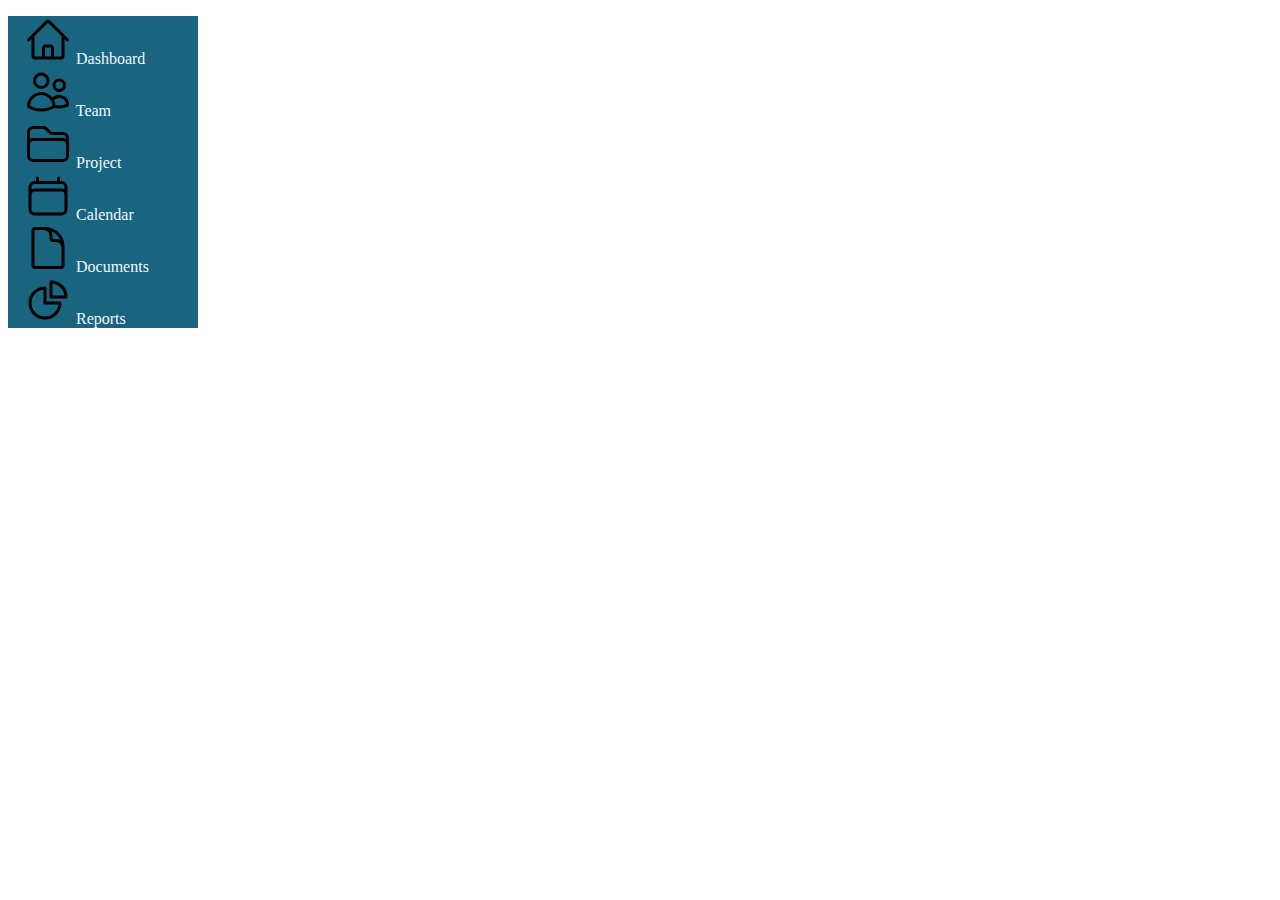
<file: index.html>
<!DOCTYPE html>
<html lang="en">
<head>
    <meta charset="UTF-8">
    <meta name="viewport" content="width=device-width, initial-scale=1.0">
    <title>Document</title>

    <style>

        .major-container {
            width: 15%;
            height: auto;
            border: 0.1em solid gray;
            background-color: #19647E;
            border-style: none;

        }

        .icons {
            height: auto;
            width: 3em;
           

        }

        .label {
            text-decoration: none;
            color: aliceblue;
        }

        .list-icon {
            list-style-type: none;
            
        }

        .list-items {
            padding-left: 1em;
        }

       
        
        
    
    </style>
</head>
<body>

    <div class="major-container">

         <div class="items">

            <div class="logo">
                
            </div>

            <ul class="list-items">

                <li class="list-icon">

                     <svg xmlns="http://www.w3.org/2000/svg" fill="none" viewBox="0 0 24 24" stroke-width="1.5" stroke="currentColor" class="icons">
                            <path stroke-linecap="round" stroke-linejoin="round" d="m2.25 12 8.954-8.955c.44-.439 1.152-.439 1.591 0L21.75 12M4.5 9.75v10.125c0 .621.504 1.125 1.125 1.125H9.75v-4.875c0-.621.504-1.125 1.125-1.125h2.25c.621 0 1.125.504 1.125 1.125V21h4.125c.621 0 1.125-.504 1.125-1.125V9.75M8.25 21h8.25" />
                                </svg>
                                      
                                    <a href="#" class="label">Dashboard</a>

                                </li>

                                <li class="list-icon">

                                    <svg xmlns="http://www.w3.org/2000/svg" fill="none" viewBox="0 0 24 24" stroke-width="1.5" stroke="currentColor" class="icons">
                                        <path stroke-linecap="round" stroke-linejoin="round" d="M15 19.128a9.38 9.38 0 0 0 2.625.372 9.337 9.337 0 0 0 4.121-.952 4.125 4.125 0 0 0-7.533-2.493M15 19.128v-.003c0-1.113-.285-2.16-.786-3.07M15 19.128v.106A12.318 12.318 0 0 1 8.624 21c-2.331 0-4.512-.645-6.374-1.766l-.001-.109a6.375 6.375 0 0 1 11.964-3.07M12 6.375a3.375 3.375 0 1 1-6.75 0 3.375 3.375 0 0 1 6.75 0Zm8.25 2.25a2.625 2.625 0 1 1-5.25 0 2.625 2.625 0 0 1 5.25 0Z" />
                                      </svg>
                                      
                                          <a href="#" class="label">Team</a>

                                </li>

                                <li class="list-icon">
                                   
                                    <svg xmlns="http://www.w3.org/2000/svg" fill="none" viewBox="0 0 24 24" stroke-width="1.5" stroke="currentColor" class="icons">
                                        <path stroke-linecap="round" stroke-linejoin="round" d="M2.25 12.75V12A2.25 2.25 0 0 1 4.5 9.75h15A2.25 2.25 0 0 1 21.75 12v.75m-8.69-6.44-2.12-2.12a1.5 1.5 0 0 0-1.061-.44H4.5A2.25 2.25 0 0 0 2.25 6v12a2.25 2.25 0 0 0 2.25 2.25h15A2.25 2.25 0 0 0 21.75 18V9a2.25 2.25 0 0 0-2.25-2.25h-5.379a1.5 1.5 0 0 1-1.06-.44Z" />
                                      </svg>
                                      
                                    <a href="#" class="label">Project</a>

                                </li>

                                <li class="list-icon">

                                    <svg xmlns="http://www.w3.org/2000/svg" fill="none" viewBox="0 0 24 24" stroke-width="1.5" stroke="currentColor" class="icons">
                                        <path stroke-linecap="round" stroke-linejoin="round" d="M6.75 3v2.25M17.25 3v2.25M3 18.75V7.5a2.25 2.25 0 0 1 2.25-2.25h13.5A2.25 2.25 0 0 1 21 7.5v11.25m-18 0A2.25 2.25 0 0 0 5.25 21h13.5A2.25 2.25 0 0 0 21 18.75m-18 0v-7.5A2.25 2.25 0 0 1 5.25 9h13.5A2.25 2.25 0 0 1 21 11.25v7.5" />
                                      </svg>
                                      
                                      
                                    <a href="#" class="label">Calendar</a>

                                </li>

                                <li class="list-icon">
                                    
                                    <svg xmlns="http://www.w3.org/2000/svg" fill="none" viewBox="0 0 24 24" stroke-width="1.5" stroke="currentColor" class="icons">
                                        <path stroke-linecap="round" stroke-linejoin="round" d="M19.5 14.25v-2.625a3.375 3.375 0 0 0-3.375-3.375h-1.5A1.125 1.125 0 0 1 13.5 7.125v-1.5a3.375 3.375 0 0 0-3.375-3.375H8.25m2.25 0H5.625c-.621 0-1.125.504-1.125 1.125v17.25c0 .621.504 1.125 1.125 1.125h12.75c.621 0 1.125-.504 1.125-1.125V11.25a9 9 0 0 0-9-9Z" />
                                      </svg>
                                      
                                      
                                    <a href="#" class="label">Documents</a>
                                </li>

                                <li class="list-icon">

                                    <svg xmlns="http://www.w3.org/2000/svg" fill="none" viewBox="0 0 24 24" stroke-width="1.5" stroke="currentColor" class="icons">
                                        <path stroke-linecap="round" stroke-linejoin="round" d="M10.5 6a7.5 7.5 0 1 0 7.5 7.5h-7.5V6Z" />
                                        <path stroke-linecap="round" stroke-linejoin="round" d="M13.5 10.5H21A7.5 7.5 0 0 0 13.5 3v7.5Z" />
                                      </svg>
                                      
                                      
                                    <a href="#" class="label">Reports</a>

                                </li>
                            </ul>
                    </div>
            
    </div>

</body>
</html>
</file>
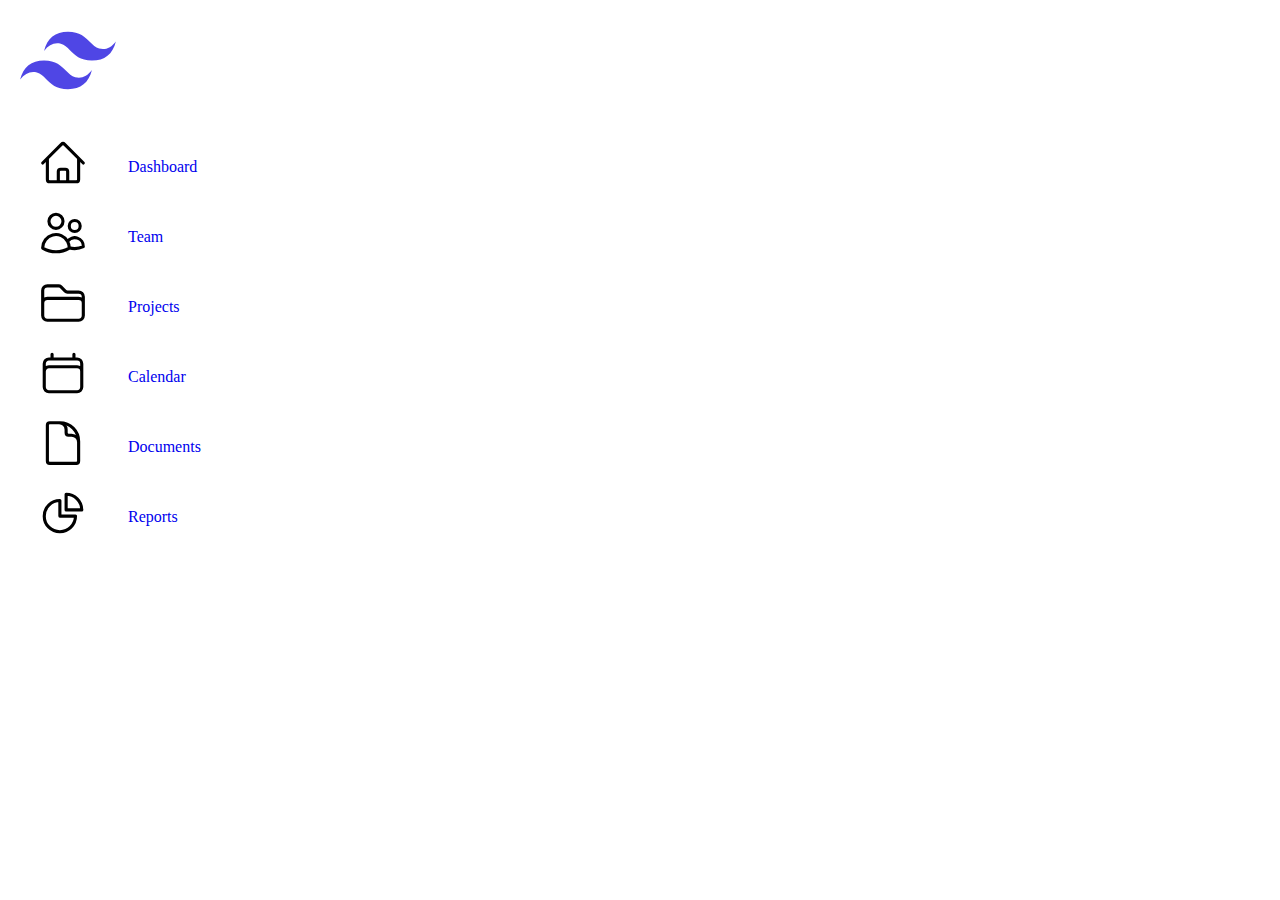
<file: dash.html>
<!DOCTYPE html>
<html lang="en">
<head>
    <meta charset="UTF-8">
    <meta name="viewport" content="width=device-width, initial-scale=1.0">
    <title>Document</title>

    <style>

        .items {
            padding: 10px;
        }
        .icons {
            height: 50px;
            width: 50px;
            
        }

        .logo {
            width: 100px;
            height: 100px;
        }

        
        .icon-label {
            display: flex;
            width: 200px;
            ;
        }

        .icons, .anchor {
            padding: 10px;
        }

        .anchor {
    
            padding-top: 40px;
        }

        .label {
            text-decoration: none;
            
        }


        .icons, .anchor {
            flex: 1;
            
        }

        #main {
            width: 300px;
        }
        
    </style>

</head>
<body>
    
    <div class="container">

    
        <div class="items">

            <div class="logo">
                <img src="logo.svg" alt="tailwind logo">
            </div>

            <div class="Dashboard-row" id="main">

                <div class="icon-label">

                    <div class="icons">
                            
                            <svg xmlns="http://www.w3.org/2000/svg" fill="none" viewBox="0 0 24 24" stroke-width="1.5" stroke="currentColor" class="icons">
                            <path stroke-linecap="round" stroke-linejoin="round" d="m2.25 12 8.954-8.955c.44-.439 1.152-.439 1.591 0L21.75 12M4.5 9.75v10.125c0 .621.504 1.125 1.125 1.125H9.75v-4.875c0-.621.504-1.125 1.125-1.125h2.25c.621 0 1.125.504 1.125 1.125V21h4.125c.621 0 1.125-.504 1.125-1.125V9.75M8.25 21h8.25" />
                                </svg>

                    </div>

                      
                    <div class="anchor">

                        <a href="#" class="label">Dashboard</a>

                    </div>     

                </div>

            </div>

            <div class="team-row" id="main">

                <div class="icon-label">

                    <div class="icons">
                            
                            <svg xmlns="http://www.w3.org/2000/svg" fill="none" viewBox="0 0 24 24" stroke-width="1.5" stroke="currentColor" class="icons">
                                <path stroke-linecap="round" stroke-linejoin="round" d="M15 19.128a9.38 9.38 0 0 0 2.625.372 9.337 9.337 0 0 0 4.121-.952 4.125 4.125 0 0 0-7.533-2.493M15 19.128v-.003c0-1.113-.285-2.16-.786-3.07M15 19.128v.106A12.318 12.318 0 0 1 8.624 21c-2.331 0-4.512-.645-6.374-1.766l-.001-.109a6.375 6.375 0 0 1 11.964-3.07M12 6.375a3.375 3.375 0 1 1-6.75 0 3.375 3.375 0 0 1 6.75 0Zm8.25 2.25a2.625 2.625 0 1 1-5.25 0 2.625 2.625 0 0 1 5.25 0Z" />
                              </svg>

                    </div>

                    <div class="anchor">

                        <a href="#" class="label">Team</a>

                    </div> 

                </div>

            </div>

            <div class="project-row" id="main">

                <div class="icon-label">

                    <div class="icons">
                            
                            <svg xmlns="http://www.w3.org/2000/svg" fill="none" viewBox="0 0 24 24" stroke-width="1.5" stroke="currentColor" class="icons">
                                <path stroke-linecap="round" stroke-linejoin="round" d="M2.25 12.75V12A2.25 2.25 0 0 1 4.5 9.75h15A2.25 2.25 0 0 1 21.75 12v.75m-8.69-6.44-2.12-2.12a1.5 1.5 0 0 0-1.061-.44H4.5A2.25 2.25 0 0 0 2.25 6v12a2.25 2.25 0 0 0 2.25 2.25h15A2.25 2.25 0 0 0 21.75 18V9a2.25 2.25 0 0 0-2.25-2.25h-5.379a1.5 1.5 0 0 1-1.06-.44Z" />
                              </svg>
                            
                    </div>

                    <div class="anchor">

                        <a href="#" class="label">Projects</a>

                    </div> 

                </div>

            </div>

            <div class="calendar-row" id="main">

                <div class="icon-label">

                    <div class="icons">
                            
                            <svg xmlns="http://www.w3.org/2000/svg" fill="none" viewBox="0 0 24 24" stroke-width="1.5" stroke="currentColor" class="icons">
                                <path stroke-linecap="round" stroke-linejoin="round" d="M6.75 3v2.25M17.25 3v2.25M3 18.75V7.5a2.25 2.25 0 0 1 2.25-2.25h13.5A2.25 2.25 0 0 1 21 7.5v11.25m-18 0A2.25 2.25 0 0 0 5.25 21h13.5A2.25 2.25 0 0 0 21 18.75m-18 0v-7.5A2.25 2.25 0 0 1 5.25 9h13.5A2.25 2.25 0 0 1 21 11.25v7.5" />
                              </svg>

                     </div>

                    <div class="anchor">

                        <a href="#" class="label">Calendar</a>

                    </div>      

                </div>

            </div>

            <div class="Document-row" id="main">

                <div class="icon-label">

                    <div class="icons">
                            
                            <svg xmlns="http://www.w3.org/2000/svg" fill="none" viewBox="0 0 24 24" stroke-width="1.5" stroke="currentColor" class="icons">
                                <path stroke-linecap="round" stroke-linejoin="round" d="M19.5 14.25v-2.625a3.375 3.375 0 0 0-3.375-3.375h-1.5A1.125 1.125 0 0 1 13.5 7.125v-1.5a3.375 3.375 0 0 0-3.375-3.375H8.25m2.25 0H5.625c-.621 0-1.125.504-1.125 1.125v17.25c0 .621.504 1.125 1.125 1.125h12.75c.621 0 1.125-.504 1.125-1.125V11.25a9 9 0 0 0-9-9Z" />
                              </svg>
                            

                    </div>

                    <div class="anchor">

                        <a href="#" class="label">Documents</a>

                    </div>   

                </div>

            </div>

            <div class="Report-row" id="main">

                <div class="icon-label">

                    <div class="icons">
                            
                            <svg xmlns="http://www.w3.org/2000/svg" fill="none" viewBox="0 0 24 24" stroke-width="1.5" stroke="currentColor" class="icons">
                                <path stroke-linecap="round" stroke-linejoin="round" d="M10.5 6a7.5 7.5 0 1 0 7.5 7.5h-7.5V6Z" />
                                <path stroke-linecap="round" stroke-linejoin="round" d="M13.5 10.5H21A7.5 7.5 0 0 0 13.5 3v7.5Z" />
                              </svg>

                     </div>

                        
                     <div class="anchor">

                        <a href="#" class="label">Reports</a>

                    </div>  

                </div>

            </div>

        </div>

    </div>

</body>
</html>
</file>
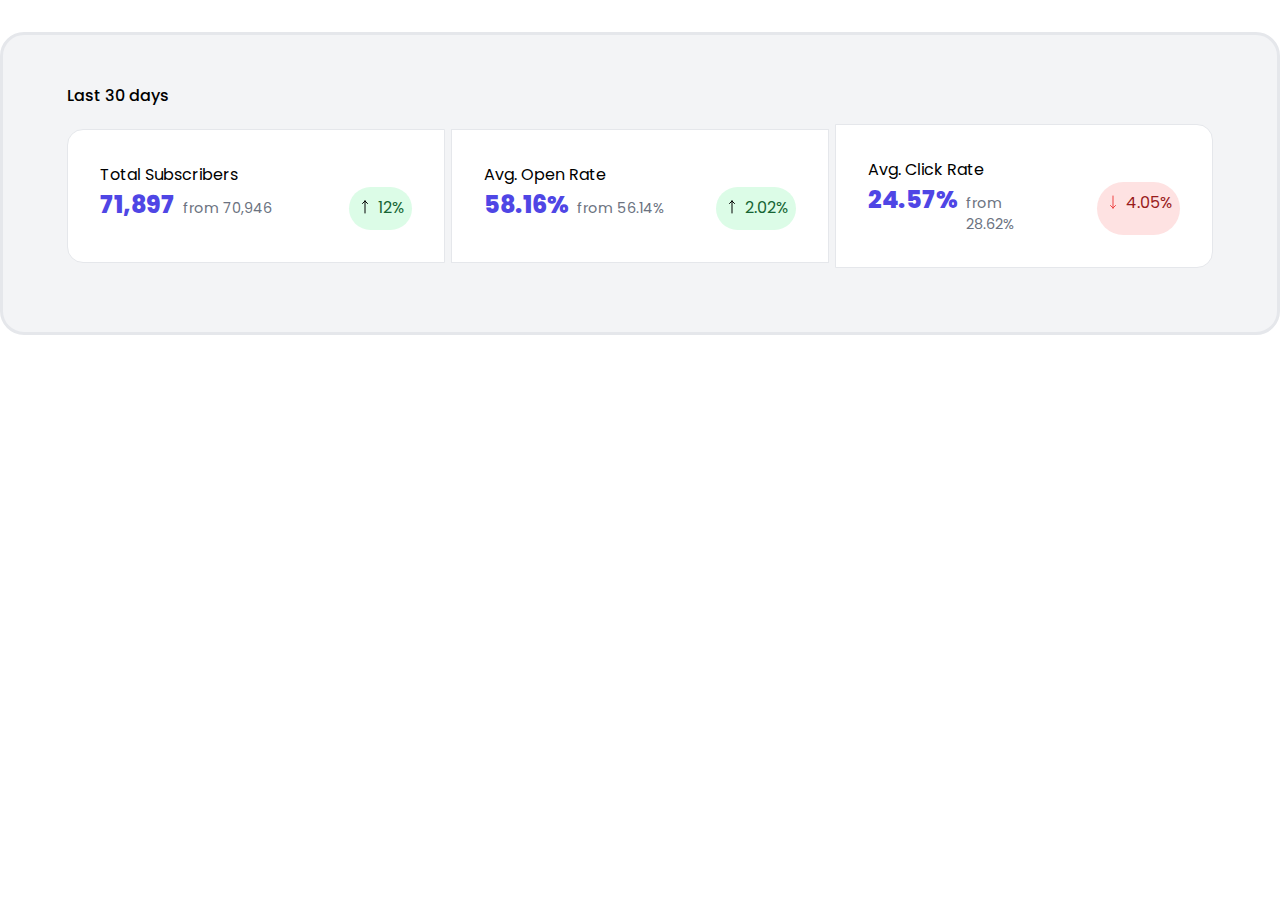
<file: firstComponent.html>
<!DOCTYPE html>
<html lang="en">
<head>
    <meta charset="UTF-8">
    <meta name="viewport" content="width=device-width, initial-scale=1.0">
    <title>Component1</title>
    <link rel="stylesheet" href="firstComponent.css">
</head>
<body>
    <div class="container">

        <div class="days">
            <p>Last 30 days</p>
        </div>
       
        <div class="cards">

            <div class="card1">

                <div class="subscribers">
                    <div class="total">
                        <p>Total Subscribers</p>
                    </div>
    
                    <div class="figures">
                        <div class="bigSmall">
                            <div class="big">
                                <p>71,897</p>
                            </div>
                            <div class="small">
                                <p>from 70,946</p>
                            </div>
                        </div>
    
                        <div class="percent">
                            <div class="icon">
                                <svg xmlns="http://www.w3.org/2000/svg" fill="none" viewBox="0 0 24 24" stroke-width="1.5" stroke="currentColor" class="size-6">
                                    <path stroke-linecap="round" stroke-linejoin="round" d="M8.25 6.75 12 3m0 0 3.75 3.75M12 3v18" />
                                  </svg>
                                  
                            </div>
    
                            <div class="percentNumber">
                                <p>12%</p>
                            </div>
                        </div>
                    </div>
                </div>

            </div>

            <div class="card2">
                <div class="subscribers">
                    <div class="total">
                        <p>Avg. Open Rate</p>
                    </div>
    
                    <div class="figures">
                        <div class="bigSmall">
                            <div class="big">
                                <p>58.16%</p>
                            </div>
                            <div class="small">
                                <p>from 56.14%</p>
                            </div>
                        </div>
    
                        <div class="percent">

                            <div class="icon">
                                <svg xmlns="http://www.w3.org/2000/svg" fill="none" viewBox="0 0 24 24" stroke-width="1.5" stroke="currentColor" class="size-6">
                                    <path stroke-linecap="round" stroke-linejoin="round" d="M8.25 6.75 12 3m0 0 3.75 3.75M12 3v18" />
                                  </svg>
                            </div>
    
                            <div class="percentNumber">
                                <p>2.02%</p>
                            </div>
                        </div>
                    </div>
                </div>
            </div>

            <div class="card3">
                <div class="subscribers">
                    <div class="total">
                        <p>Avg. Click Rate</p>
                    </div>
        
                    <div class="figures">

                        <div class="bigSmall">
                            <div class="big">
                                <p>24.57%</p>
                            </div>
                            <div class="small">
                                <p>from 28.62%</p>
                            </div>
                        </div>
        
                        <div class="percents">

                            <div class="icons">
                                <svg xmlns="http://www.w3.org/2000/svg" fill="none" viewBox="0 0 24 24" stroke-width="1.5" stroke="currentColor" class="size-6">
                                    <path stroke-linecap="round" stroke-linejoin="round" d="M15.75 17.25 12 21m0 0-3.75-3.75M12 21V3" />
                                  </svg>
                                  
                            </div>
        
                            <div class="percentNumbers">
                                <p>4.05%</p>
                            </div>
                        </div>
                    </div>
                </div>
            </div>

        </div>

        
    </div>
</body>
</html>
</file>
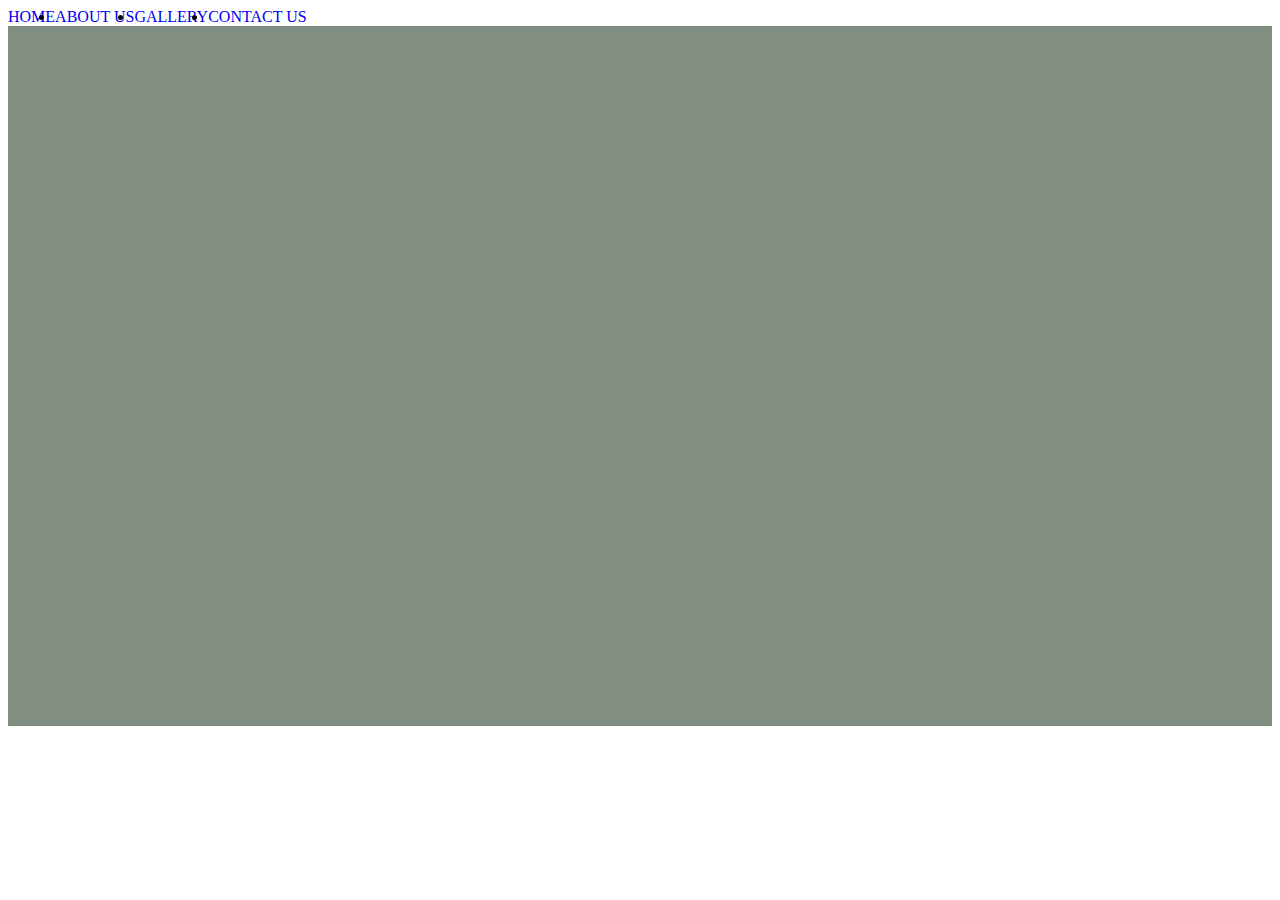
<file: home.html>
<!DOCTYPE html>
<html lang="en">
<head>
    <meta charset="UTF-8">
    <meta name="viewport" content="width=device-width, initial-scale=1.0">
    <title>Document</title>
    <style>
        .hero {
            background-color: #838E83;
            width: 100%;
            height: 700px;
        }

        .nav {
            display: flex;

        } 

        a {
            text-decoration: none;
        }

       
    </style>
</head>
<body>
    <div class="container">
        <div class="header">
            <div class="navBar">
                <div class="nav">
                    <li class="links"><a href="#">HOME</a></li>
                    <li class="links"><a href="#">ABOUT US</a></li>
                    <li class="links"><a href="#">GALLERY</a></li>
                    <li class="links"><a href="#">CONTACT US</a></li>
                </div>
            </div>
        </div>

        <div class="hero">

        </div>
    </div>
</body>
</html>
</file>
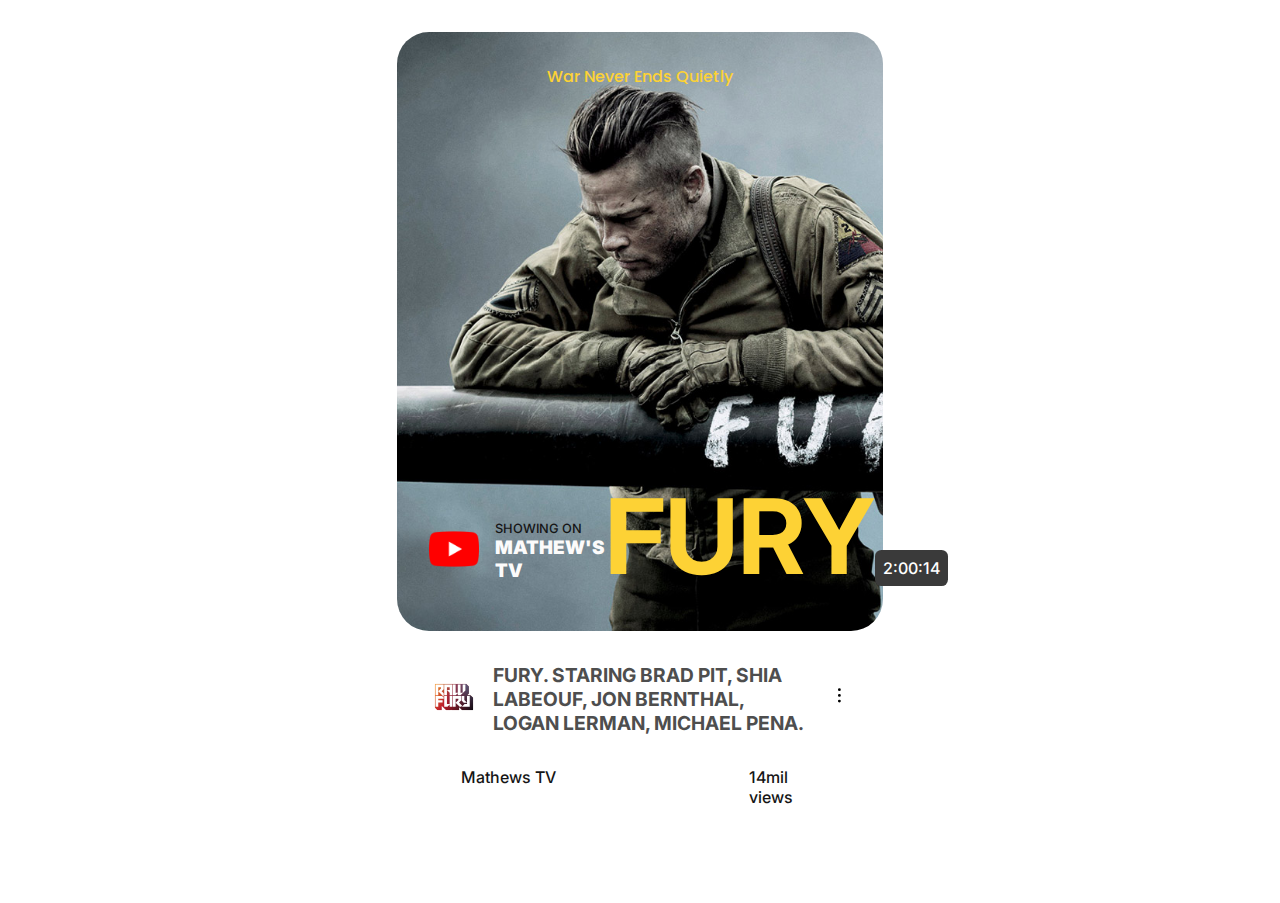
<file: movie.html>
<!DOCTYPE html>
<html lang="en">
<head>
    <meta charset="UTF-8">
    <meta name="viewport" content="width=device-width, initial-scale=1.0">
    <title>movie</title>
    <link rel="stylesheet" href="movie.css">
</head>
<body>
    
        <div class="mainContainer">
            <div class="movieContainer">
                <div class="topTitle">
                    <p>War Never Ends Quietly</p>
                </div>
                <div class="backgroundContent">
                    
                    <div class="leftContent">
                        <div class="logo">
                            <img src="./youtube.png" alt="play logo">
                        </div>
                        <div class="showingMat">
                            <div class="top">
                                <p>SHOWING ON</p>
                            </div>
                            <div class="bottom">
                                <h3>MATHEW'S TV</h3>
                            </div>
                        </div>
                    </div>

                        <div class="title">
                            <h1>FURY</h1>
                        </div>

                    <div class="timeStamp">
                        <p>2:00:14</p>
                    </div>
                </div>
            </div>

            <div class="castContainer">
                    <div class="detail">

                        <div class="profile">
                            <img src="./Raw_Fury-Logo.wine.svg" alt="">
                        </div>
    
                        <div class="castCrew">
                            <h4>FURY. STARING BRAD PIT, SHIA LABEOUF, JON BERNTHAL, LOGAN LERMAN, MICHAEL PENA.</h4>
                        </div>
    
                        <div class="icon">
                            <svg xmlns="http://www.w3.org/2000/svg" fill="none" viewBox="0 0 24 24" stroke-width="1.5" stroke="currentColor" class="size-6">
                                <path stroke-linecap="round" stroke-linejoin="round" d="M12 6.75a.75.75 0 1 1 0-1.5.75.75 0 0 1 0 1.5ZM12 12.75a.75.75 0 1 1 0-1.5.75.75 0 0 1 0 1.5ZM12 18.75a.75.75 0 1 1 0-1.5.75.75 0 0 1 0 1.5Z" />
                              </svg>
                              
                        </div>
                    </div>
                    
                    <div class="final">
                        <div class="name">
                            <p>Mathews TV</p>
                        </div> 
                        
                        <div class="views">
                            <p>14mil views</p>
                        </div>
                    </div>
            </div>
           
        </div>

</body>
</html>
</file>
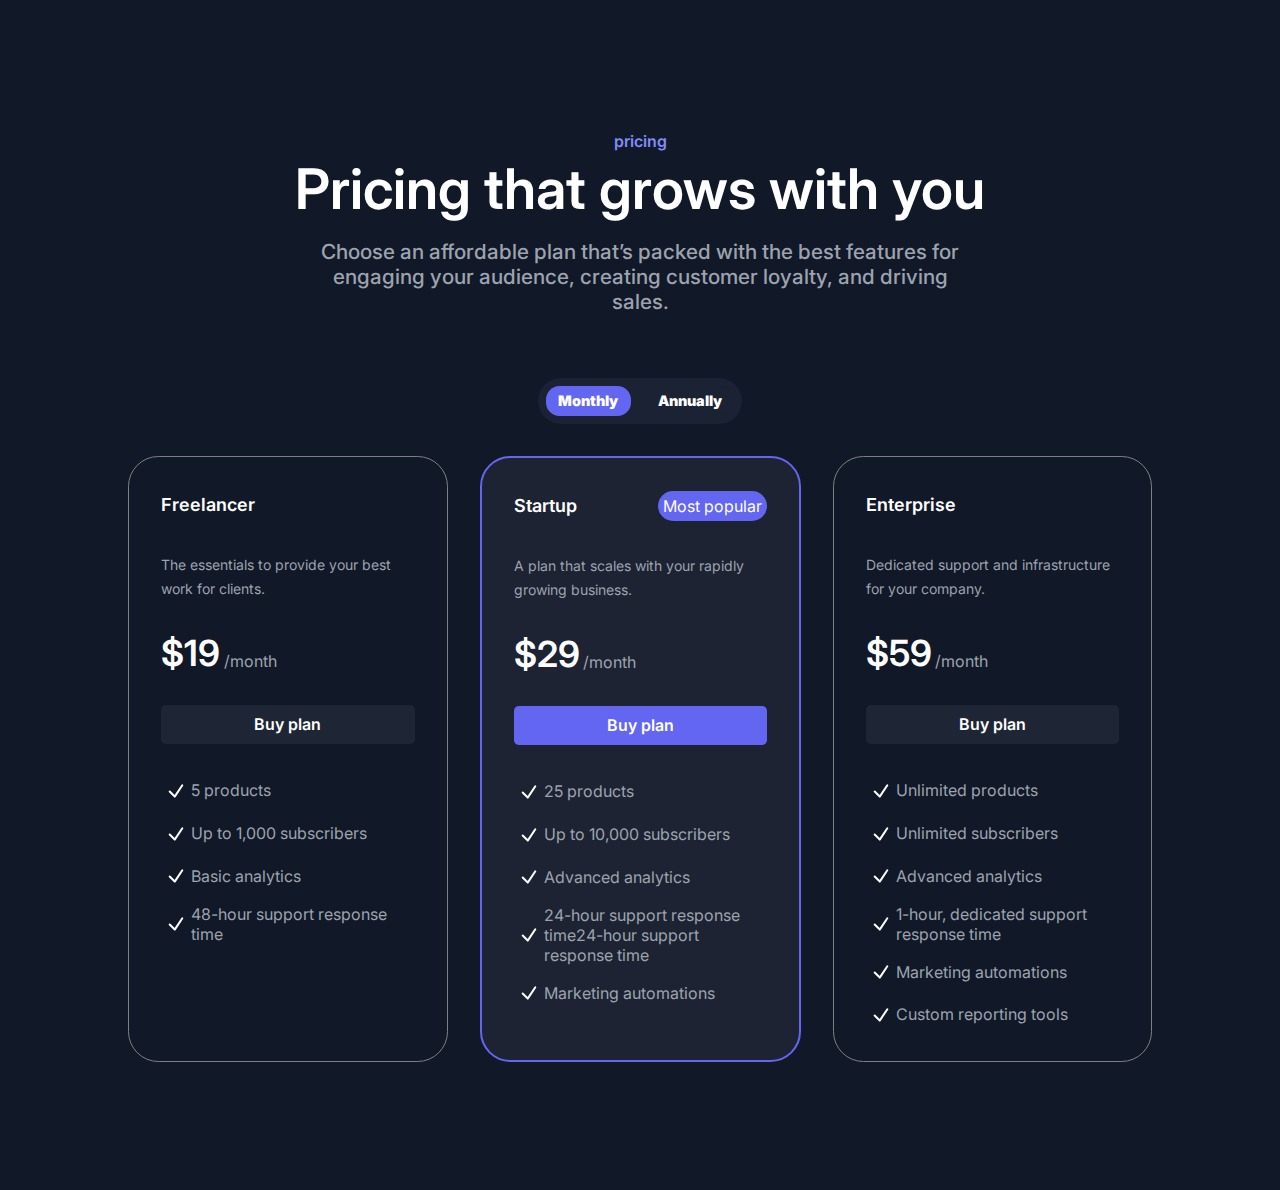
<file: price.html>
<!DOCTYPE html>
<html lang="en">
<head>
  <meta charset="UTF-8">
  <meta name="viewport" content="width=device-width, initial-scale=1.0">
  <title>Price Tag</title>
  <link rel="stylesheet" href="price.css">
</head>
<body>
    <div class="container">
      <div class="topContainer">
        <div class="topContainerTag">
          <p>pricing</p>
        </div>
        <div class="topContainerTitle">
          <h1>Pricing that grows with you</h1>
        </div>
        <div class="topContainerTxt">
          <p>Choose an affordable plan that’s packed with the best features for <br> engaging your audience, creating customer loyalty, and driving sales.
          </p>
        </div>
      </div>

      <div class="cardSection">
        
        <div class="cardToggle">
          <div class="monthly">
            <button class="togglebtn">Monthly</button>
          </div>
          <div class="annually">
            <button class="togglebtn">Annually</button>
          </div>
        </div>

        <div class="cards">

          <div class="cardBody">
            <div class="cardTitle">
              <h4>Freelancer</h4>
            </div>
            <div class="cardtxt">
              <p>The essentials to provide your best work for clients.</p>
            </div>
            <div class="cardMoneyMonth">
              <div class="money">
                <h1>$19</h1>
              </div>
              <div class="month">
                <p>/month</p>
              </div>
            </div>
            <div class="cardbtn">
              <button class="cardbut">Buy plan</button>
            </div>
  
            <div class="subscriptionDetails">
              <div class="icon">
                <div class="wahala">
                  <svg xmlns="http://www.w3.org/2000/svg" fill="none" viewBox="0 0 24 24" stroke-width="1.5" stroke="currentColor" class="img">
                    <path stroke-linecap="round" stroke-linejoin="round" d="m4.5 12.75 6 6 9-13.5" />
                  </svg>
                </div>
                
                <div class="text">
                  <p>5 products</p>
                </div>
              </div>
              
  
              <div class="icon">
                <div class="wahala">
                  <svg xmlns="http://www.w3.org/2000/svg" fill="none" viewBox="0 0 24 24" stroke-width="1.5" stroke="currentColor" class="img">
                    <path stroke-linecap="round" stroke-linejoin="round" d="m4.5 12.75 6 6 9-13.5" />
                  </svg>
                </div>
                
                <div class="text">
                  <p>Up to 1,000 subscribers</p>
                </div>
              </div>
              
  
              <div class="icon">
                <div class="wahala">
                  <svg xmlns="http://www.w3.org/2000/svg" fill="none" viewBox="0 0 24 24" stroke-width="1.5" stroke="currentColor" class="img">
                    <path stroke-linecap="round" stroke-linejoin="round" d="m4.5 12.75 6 6 9-13.5" />
                  </svg>
                </div>
                
                <div class="text">
                  <p>Basic analytics</p>
                </div>
              </div>
             
  
              <div class="icon">
                <div class="wahala">
                  <svg xmlns="http://www.w3.org/2000/svg" fill="none" viewBox="0 0 24 24" stroke-width="1.5" stroke="currentColor" class="img">
                    <path stroke-linecap="round" stroke-linejoin="round" d="m4.5 12.75 6 6 9-13.5" />
                  </svg>
                </div>
                
                <div class="text">
                  <p>48-hour support response time</p>
                </div>
              </div>
              
            </div>
          </div>

          <div class="cardBody2">
            <div class="cardTitle">
              <div class="title">
                <h4>Startup</h4>
              </div>
              <div class="popular">
                <p>Most popular</p>
              </div>
            </div>
            <div class="cardtxt">
              <p>A plan that scales with your rapidly growing business.</p>
            </div>
            <div class="cardMoneyMonth">
              <div class="money">
                <h1>$29</h1>
              </div>
              <div class="month">
                <p>/month</p>
              </div>
            </div>
            <div class="cardbtn">
              <button class="cardbut2">Buy plan</button>
            </div>
  
            <div class="subscriptionDetails">
              <div class="icon">
                <div class="wahala">
                  <svg xmlns="http://www.w3.org/2000/svg" fill="none" viewBox="0 0 24 24" stroke-width="1.5" stroke="currentColor" class="img">
                    <path stroke-linecap="round" stroke-linejoin="round" d="m4.5 12.75 6 6 9-13.5" />
                  </svg>
                </div>
                
                <div class="text">
                  <p>25 products</p>
                </div>
              </div>
              
  
              <div class="icon">
                <div class="wahala">
                  <svg xmlns="http://www.w3.org/2000/svg" fill="none" viewBox="0 0 24 24" stroke-width="1.5" stroke="currentColor" class="img">
                    <path stroke-linecap="round" stroke-linejoin="round" d="m4.5 12.75 6 6 9-13.5" />
                  </svg>
                </div>
               
                <div class="text">
                  <p>Up to 10,000 subscribers</p>
                </div>
              </div>
              
  
              <div class="icon">
                <div class="wahala">
                  <svg xmlns="http://www.w3.org/2000/svg" fill="none" viewBox="0 0 24 24" stroke-width="1.5" stroke="currentColor" class="img">
                    <path stroke-linecap="round" stroke-linejoin="round" d="m4.5 12.75 6 6 9-13.5" />
                  </svg>
                </div>
                
                <div class="text">
                  <p>Advanced analytics</p>
                </div>
              </div>
              
  
              <div class="icon">
                <div class="wahala">
                  <svg xmlns="http://www.w3.org/2000/svg" fill="none" viewBox="0 0 24 24" stroke-width="1.5" stroke="currentColor" class="img">
                    <path stroke-linecap="round" stroke-linejoin="round" d="m4.5 12.75 6 6 9-13.5" />
                  </svg>
                </div>
                
                <div class="text">
                  <p>24-hour support response time24-hour support response time</p>
                </div>
              </div>
              
  
              <div class="icon">
                <div class="wahala">
                  <svg xmlns="http://www.w3.org/2000/svg" fill="none" viewBox="0 0 24 24" stroke-width="1.5" stroke="currentColor" class="img">
                    <path stroke-linecap="round" stroke-linejoin="round" d="m4.5 12.75 6 6 9-13.5" />
                  </svg>
                </div>
               
                <div class="text">
                  <p>Marketing automations</p>
                </div>
              </div>
              
            </div>
          </div>

          <div class="cardBody">
            <div class="cardTitle">
              <h4>Enterprise</h4>
            </div>
            <div class="cardtxt">
              <p>Dedicated support and infrastructure for your company.</p>
            </div>
            <div class="cardMoneyMonth">
              <div class="money">
                <h1>$59</h1>
              </div>
              <div class="month">
                <p>/month</p>
              </div>
            </div>
            <div class="cardbtn">
              <button class="cardbut">Buy plan</button>
            </div>
  
            <div class="subscriptionDetails">
              <div class="icon">

                <div class="wahala">
                  <svg xmlns="http://www.w3.org/2000/svg" fill="none" viewBox="0 0 24 24" stroke-width="1.5" stroke="currentColor" class="img">
                    <path stroke-linecap="round" stroke-linejoin="round" d="m4.5 12.75 6 6 9-13.5" />
                  </svg>
                </div>
          
                <div class="text">
                  <p>Unlimited products</p>
                </div>
                
              </div>
              
  
              <div class="icon">

                <div class="wahala">
                  <svg xmlns="http://www.w3.org/2000/svg" fill="none" viewBox="0 0 24 24" stroke-width="1.5" stroke="currentColor" class="img">
                    <path stroke-linecap="round" stroke-linejoin="round" d="m4.5 12.75 6 6 9-13.5" />
                  </svg>
                </div>
                <div class="text">
                  <p>Unlimited subscribers</p>
                </div>
                
              </div>
              
  
              <div class="icon">

                <div class="wahala">
                  <svg xmlns="http://www.w3.org/2000/svg" fill="none" viewBox="0 0 24 24" stroke-width="1.5" stroke="currentColor" class="img">
                    <path stroke-linecap="round" stroke-linejoin="round" d="m4.5 12.75 6 6 9-13.5" />
                  </svg>
                </div>
                
                <div class="text">
                  <p>Advanced analytics</p>
                </div>
              </div>
              
  
              <div class="icon">

                <div class="wahala">
                  <svg xmlns="http://www.w3.org/2000/svg" fill="none" viewBox="0 0 24 24" stroke-width="1.5" stroke="currentColor" class="img">
                    <path stroke-linecap="round" stroke-linejoin="round" d="m4.5 12.75 6 6 9-13.5" />
                  </svg>
                </div>
                
                <div class="text">
                  <p>1-hour, dedicated support response time</p>
                </div>
              </div>
              
  
              <div class="icon">

                <div class="wahala">
                  <svg xmlns="http://www.w3.org/2000/svg" fill="none" viewBox="0 0 24 24" stroke-width="1.5" stroke="currentColor" class="img">
                    <path stroke-linecap="round" stroke-linejoin="round" d="m4.5 12.75 6 6 9-13.5" />
                  </svg>
                </div>
                
                <div class="text">
                  <p>Marketing automations</p>
                </div>
              </div>
              
  
              <div class="icon">
                
                <div class="wahala">
                  <svg xmlns="http://www.w3.org/2000/svg" fill="none" viewBox="0 0 24 24" stroke-width="1.5" stroke="currentColor" class="img">
                  <path stroke-linecap="round" stroke-linejoin="round" d="m4.5 12.75 6 6 9-13.5" />
                  </svg>
                </div>

                <div class="text">
                  <p>Custom reporting tools</p>
                </div>
              </div>
            </div> 
            </div>
              
          </div>
          
          </div>
          
        </div>

      </div>
    </div>
</body>
</html>
</file>
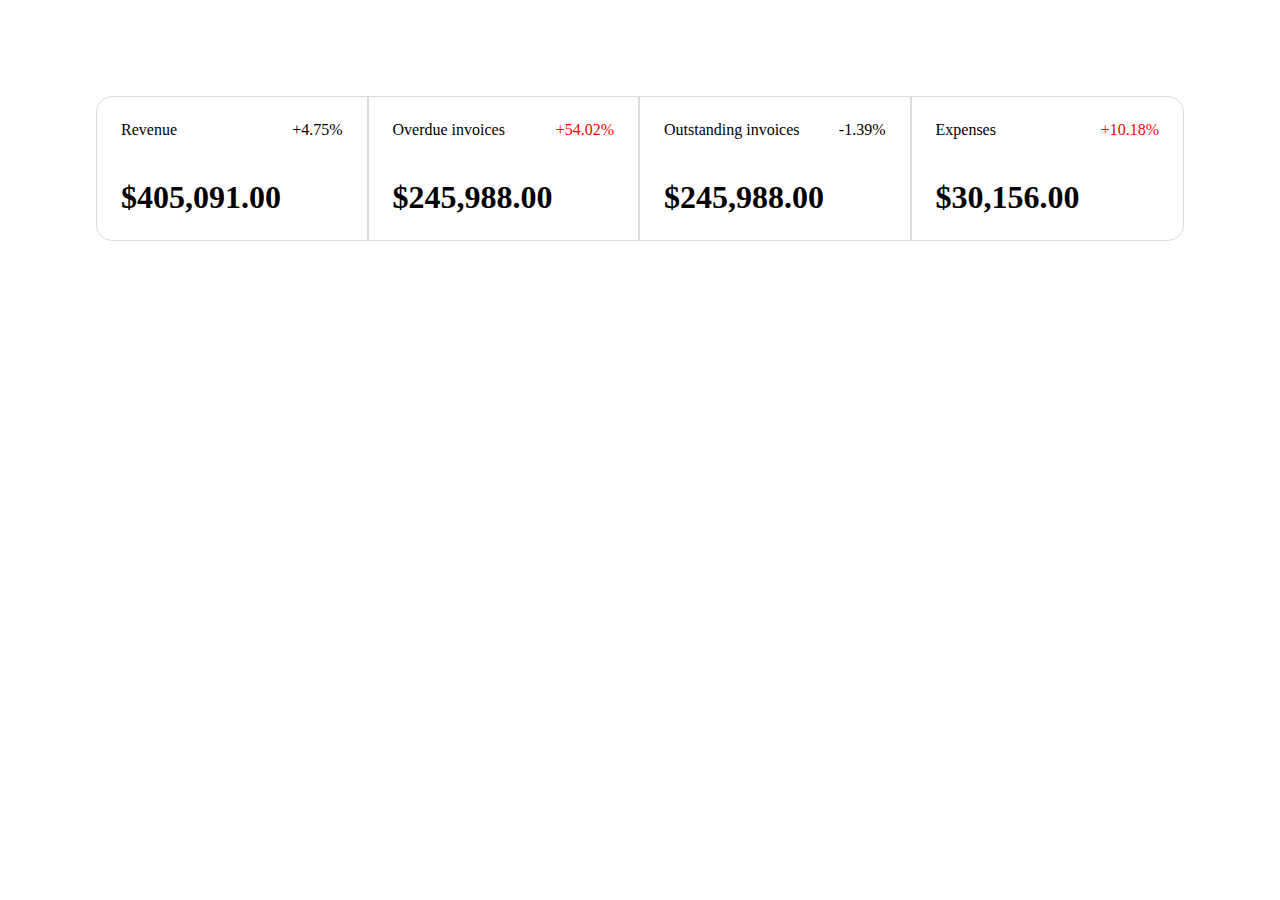
<file: redo.html>
<!DOCTYPE html>
<html lang="en">
<head>
    <meta charset="UTF-8">
    <meta name="viewport" content="width=device-width, initial-scale=1.0">
    <title>Document</title>
    <link rel="stylesheet" href="redo.css">
</head>
<body>
        <div class="mainContainer">

            <div class="ComponentContainer">

                <div class="contentContainer">
                    <div class="topContent">
                        <div class="revenue rev">
                            <p>Revenue</p>
                        </div>
                        <div class="percent">
                            <p>+4.75%</p>
                        </div>
                    </div>

                    <div class="amount">
                        <h1>$405,091.00</h1>
                    </div>
                </div>

                <div class="contentContainer">
                    <div class="topContent">
                        <div class="revenue rev">
                            <p>Overdue invoices</p>
                        </div>
                        <div class="percent red">
                            <p>+54.02%</p>
                        </div>
                    </div>

                    <div class="amount">
                        <h1>$245,988.00</h1>
                    </div>
                </div>

                <div class="contentContainer">
                    <div class="topContent">
                        <div class="revenue rev">
                            <p>Outstanding invoices</p>
                        </div>
                        <div class="percent">
                            <p>-1.39%</p>
                        </div>
                    </div>

                    <div class="amount">
                        <h1>$245,988.00</h1>
                    </div>
                </div>

                <div class="contentContainer last">
                    <div class="topContent">
                        <div class="revenue rev">
                            <p>Expenses</p>
                        </div>
                        <div class="percent red">
                            <p>+10.18%</p>
                        </div>
                    </div>

                    <div class="amount">
                        <h1>$30,156.00</h1>
                    </div>
                </div>

            </div>

        </div>
</body>
</html>
</file>
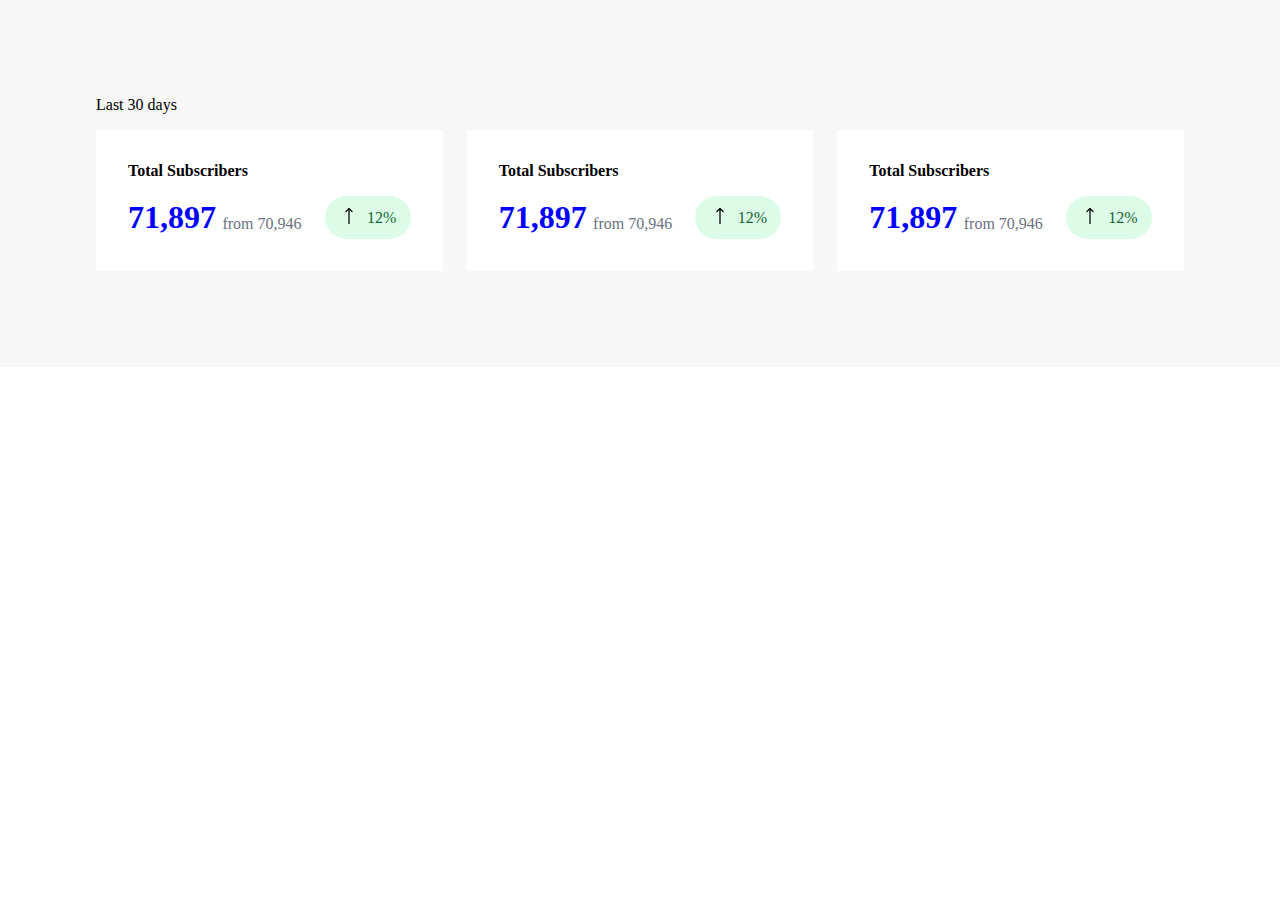
<file: refactor.html>
<!DOCTYPE html>
<html lang="en">
<head>
    <meta charset="UTF-8">
    <meta name="viewport" content="width=device-width, initial-scale=1.0">
    <title>Document</title>
    <link rel="stylesheet" href="refactor.css">
</head>
<body>
        <div class="mainContainer">
                <div class="days">
                    <p>Last 30 days</p>
                </div>

                <div class="cardContent">
                    <div class="cardContainer">
                        <div class="total">
                            <p>Total Subscribers</p>
                        </div>
    
                        <div class="stats">
    
                            <div class="bigSmall">
                                <div class="big large">
                                    <h1>71,897</h1>
                                </div>
                                <div class="small">
                                    <p>from 70,946</p>
                                </div>
                            </div>
    
                            <div class="iconPercent">
                                <div class="icon">
                                    <svg xmlns="http://www.w3.org/2000/svg" fill="none" viewBox="0 0 24 24" stroke-width="1.5" stroke="currentColor" class="icons">
                                        <path stroke-linecap="round" stroke-linejoin="round" d="M8.25 6.75 12 3m0 0 3.75 3.75M12 3v18" />
                                      </svg>
                                </div>
    
                                <div class="percent">
                                    <p>12%</p>
                                </div>
                            </div>
                               
                        </div>
                    </div>
    
                    <div class="cardContainer">
                        <div class="total">
                            <p>Total Subscribers</p>
                        </div>
    
                        <div class="stats">
    
                            <div class="bigSmall">
                                <div class="big large">
                                    <h1>71,897</h1>
                                </div>
                                <div class="small">
                                    <p>from 70,946</p>
                                </div>
                            </div>
    
                            <div class="iconPercent">
                                <div class="icon">
                                    <svg xmlns="http://www.w3.org/2000/svg" fill="none" viewBox="0 0 24 24" stroke-width="1.5" stroke="currentColor" class="icons">
                                        <path stroke-linecap="round" stroke-linejoin="round" d="M8.25 6.75 12 3m0 0 3.75 3.75M12 3v18" />
                                      </svg>
                                </div>
    
                                <div class="percent">
                                    <p>12%</p>
                                </div>
                            </div>
                               
                        </div>
                    </div>
    
                    <div class="cardContainer">
                        <div class="total">
                            <p>Total Subscribers</p>
                        </div>
    
                        <div class="stats">
    
                            <div class="bigSmall">
                                <div class="big large">
                                    <h1>71,897</h1>
                                </div>
                                <div class="small">
                                    <p>from 70,946</p>
                                </div>
                            </div>
    
                            <div class="iconPercent">
                                <div class="icon">
                                    <svg xmlns="http://www.w3.org/2000/svg" fill="none" viewBox="0 0 24 24" stroke-width="1.5" stroke="currentColor" class="icons">
                                        <path stroke-linecap="round" stroke-linejoin="round" d="M8.25 6.75 12 3m0 0 3.75 3.75M12 3v18" />
                                      </svg>
                                </div>
    
                                <div class="percent">
                                    <p>12%</p>
                                </div>
                            </div>
                               
                        </div>
                    </div>
                </div>
        </div>
</body>
</html>
</file>
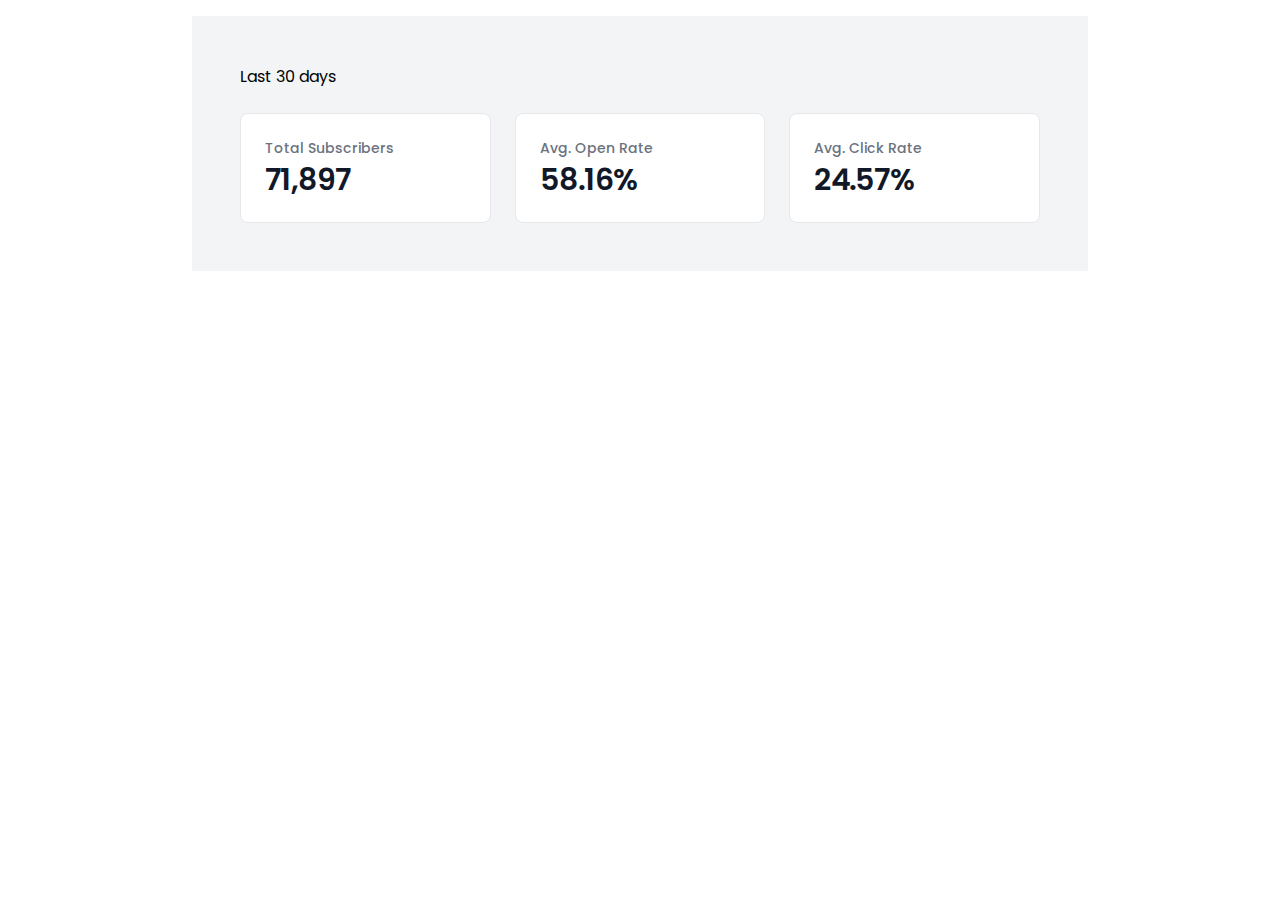
<file: secondComponet.html>
<!DOCTYPE html>
<html lang="en">
<head>
    <meta charset="UTF-8">
    <meta name="viewport" content="width=device-width, initial-scale=1.0">
    <title>Second Component</title>
    <link rel="stylesheet" href="secondComponent.css">
</head>
<body>
    <div class="container">

        <div class="last">
            <p>Last 30 days</p>
        </div>

        <div class="cardss">
            
            <div class="cards">

                <div class="sub">
                    <p>Total Subscribers</p>
                </div>

                <div class="numb">
                    <p>71,897</p>
                </div>

            </div>

            <div class="cards">

                <div class="sub">
                    <p>Avg. Open Rate</p>
                </div>

                <div class="numb">
                    <p>58.16%</p>
                </div>

            </div>

            <div class="cards">

                <div class="sub">
                    <p>Avg. Click Rate</p>
                </div>

                <div class="numb">
                    <p>24.57%</p>
                </div>

            </div>
        </div>
    </div>
</body>
</html>
</file>
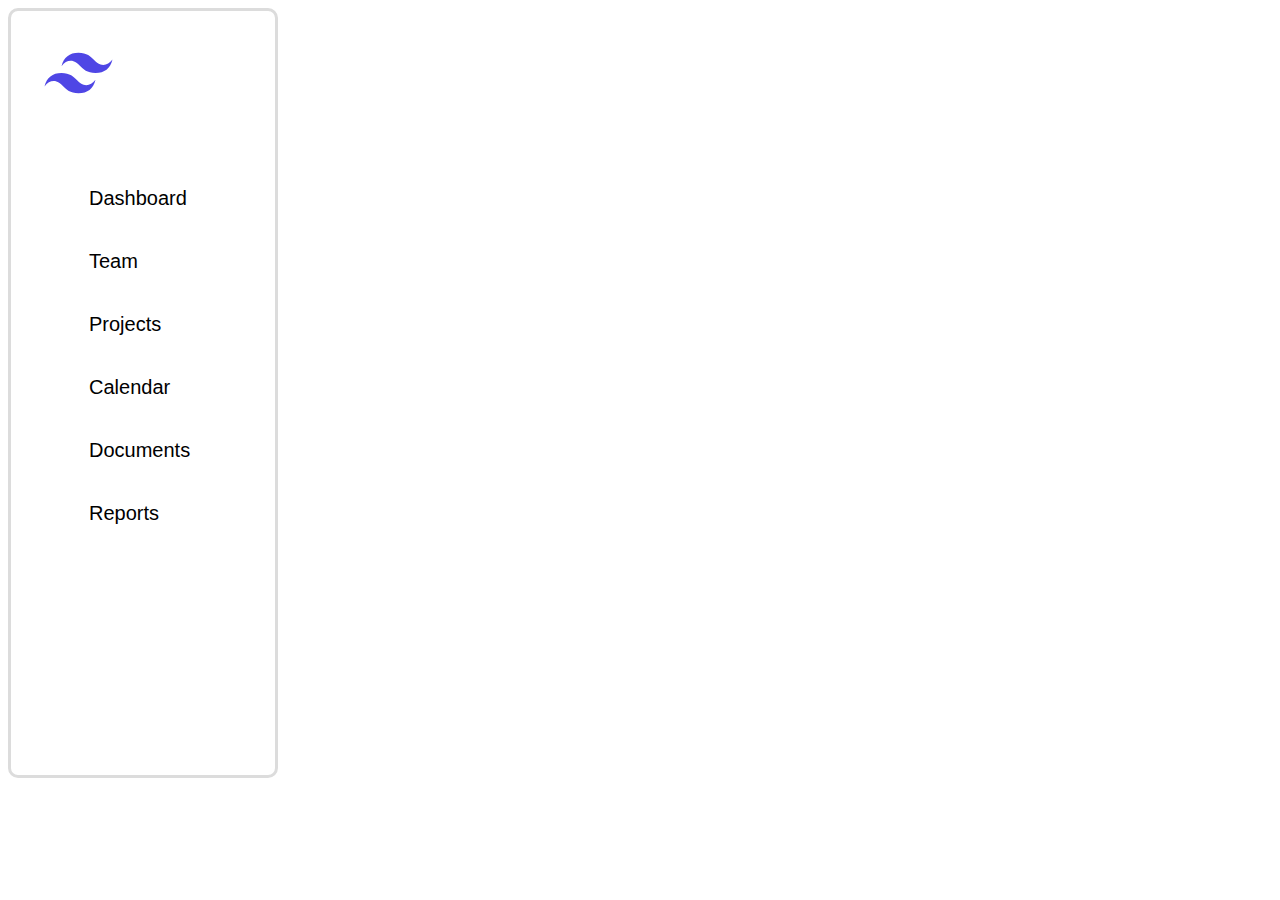
<file: sideBar.html>
<!DOCTYPE html>
<html lang="en">
<head>
    <meta charset="UTF-8">
    <meta name="viewport" content="width=device-width, initial-scale=1.0">
    <title>Side Bar Task</title>
    <link rel="stylesheet" href="https://cdnjs.cloudflare.com/ajax/libs/font-awesome/6.6.0/css/all.min.css" integrity="sha512-Kc323vGBEqzTmouAECnVceyQqyqdsSiqLQISBL29aUW4U/M7pSPA/gEUZQqv1cwx4OnYxTxve5UMg5GT6L4JJg==" crossorigin="anonymous" referrerpolicy="no-referrer" />
</head>

<style>
    /* *{
        margin: 0;
        padding: 0;
    }; */

    .main-container {
        padding: 32px;
        width: 200px;
        height: 700px;
        border: 3px solid gainsboro;
        border-radius: 10px;
        
    }

    .tail-logo {
        height: 60px;
        padding-bottom: 60px; 
        
    }

    #sv {
        color: rgb(79, 70, 229);
        font-size: 20px;
    }
   

    .sub-container {
        display: flex;
        align-items: center;
        gap: 20px;   
        column-gap: 1rem;
        right: 0%;
    }

    p {
        padding: 0%;
        font-size: 20px;
        font-family: 'Gill Sans', 'Gill Sans MT', Calibri, 'Trebuchet MS', sans-serif;
    }

    .label {
        padding-left: 0;
    }

    .icon {
        
        padding: 15px;
        
    }
        
    
</style>

<body>

    <div class="main-container">

        <div class="logo">
            <img src="logo.svg" alt="" class="tail-logo">
            <div class="img">

            </div>
        </div>

        <div class="sub-container">
            <div class="icon">
                <i class="fa-solid fa-house" id="sv"></i>
            </div>
            <div class="label">
                <p>Dashboard</p>
            </div>
        </div>

        <div class="sub-container">
            <div class="icon">
                <i class="fa-solid fa-user-group" id="sv"></i>
            </div>
            <div class="label">
                <p>Team</p>
            </div>
        </div>

        <div class="sub-container">
            <div class="icon">
                <i class="fa-solid fa-folder" id="sv"></i>
            </div>
            <div class="label">
                <p>Projects</p>
            </div>
        </div>

        <div class="sub-container">
            <div class="icon">
                <i class="fa-solid fa-calendar" id="sv"></i>
            </div>
            <div class="label">
                <p>Calendar</p>
            </div>
        </div>

        <div class="sub-container">
            <div class="icon">
                <i class="fa-solid fa-file" id="sv"></i>
            </div>
            <div class="label">
                <p>Documents</p>
            </div>
        </div>

        <div class="sub-container">
            <div class="icon">
                <i class="fa-solid fa-chart-pie" id="sv"></i>
            </div>
            <div class="label">
                <p>Reports</p>
            </div>
        </div>
    </div>
    
</body>
</html>
</file>
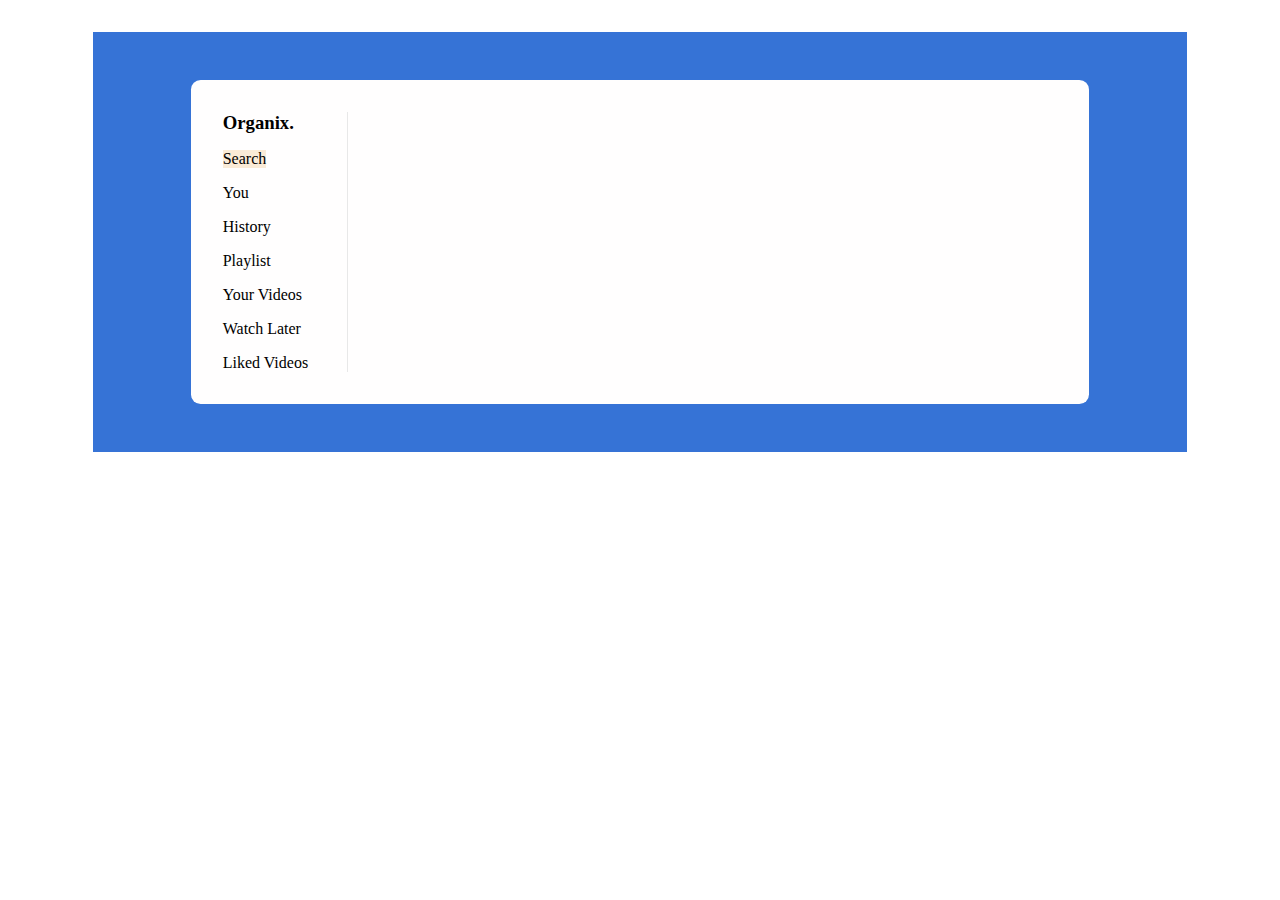
<file: taskmanagement.html>
<!DOCTYPE html>
<html lang="en">
<head>
    <meta charset="UTF-8">
    <meta name="viewport" content="width=device-width, initial-scale=1.0">
    <title>Task Management</title>
    <link rel="stylesheet" href="https://cdnjs.cloudflare.com/ajax/libs/font-awesome/6.6.0/css/all.min.css" integrity="sha512-Kc323vGBEqzTmouAECnVceyQqyqdsSiqLQISBL29aUW4U/M7pSPA/gEUZQqv1cwx4OnYxTxve5UMg5GT6L4JJg==" crossorigin="anonymous" referrerpolicy="no-referrer" />
    <link rel="stylesheet" href="taskmanagement.css">
</head>
<body>
    <div class="mainContainer">
        <div class="contentContainer">
            <div class="innerContainer">
                <div class="sidebar">
                    <div class="logoCompanyName">
                        <div class="logo">
    
                        </div>
                        <div class="companyName">
                            <h3>Organix.</h3>
                        </div>
                    </div>
    
                    <div class="input-wrapper">
                        <div class="iconSearch">
                            <div class="icon">
                                <i class="fa-solid fa-magnifying-glass"></i>
                            </div>
                            
                            <div class="search">
                                <p>Search</p>
                            </div>
                        </div>
                        
                        <div class="figmaF">
                            <div class="figma">

                            </div>
                            <div class="for">
                                
                            </div>
                        </div>

                    </div>
                    <div class="firstSide">
                        <div class="youIcon">
                            <div class="you titleIcon">
                                <p>You</p>
                            </div>
                            <div class="titleIcon">
                                <i class="fa-solid fa-chevron-right yuck"></i>
                            </div>
                        </div>
    
                        <div class="iconTitle">
                            <div class="titleIcon">
                                <i class="fa-solid fa-clock-rotate-left"></i>
                            </div>
                            <div class="titleText">
                                <p>History</p>
                            </div>
                        </div>
    
                        <div class="iconTitle">
                            <div class="titleIcon">
                                <i class="fa-brands fa-youtube"></i>
                            </div>
                            <div class="titleText">
                                <p>Playlist</p>
                            </div>
                        </div>
    
                        <div class="iconTitle">
                            <div class="titleIcon">
                                <i class="fa-solid fa-video"></i>
                            </div>
                            <div class="titleText">
                                <p>Your Videos</p>
                            </div>
                        </div>
    
                        <div class="iconTitle">
                            <div class="titleIcon">
                                <i class="fa-regular fa-clock"></i>
                            </div>
                            <div class="titleText">
                                <p>Watch Later</p>
                            </div>
                        </div>
    
                        <div class="iconTitle">
                            <div class="titleIcon">
                                <i class="fa-solid fa-thumbs-up"></i>
                            </div>
                            <div class="titleText">
                                <p>Liked Videos</p>
                            </div>
                        </div>
                </div>
        </div>
        
        </div>
    </div>
</body>
</html>
</file>
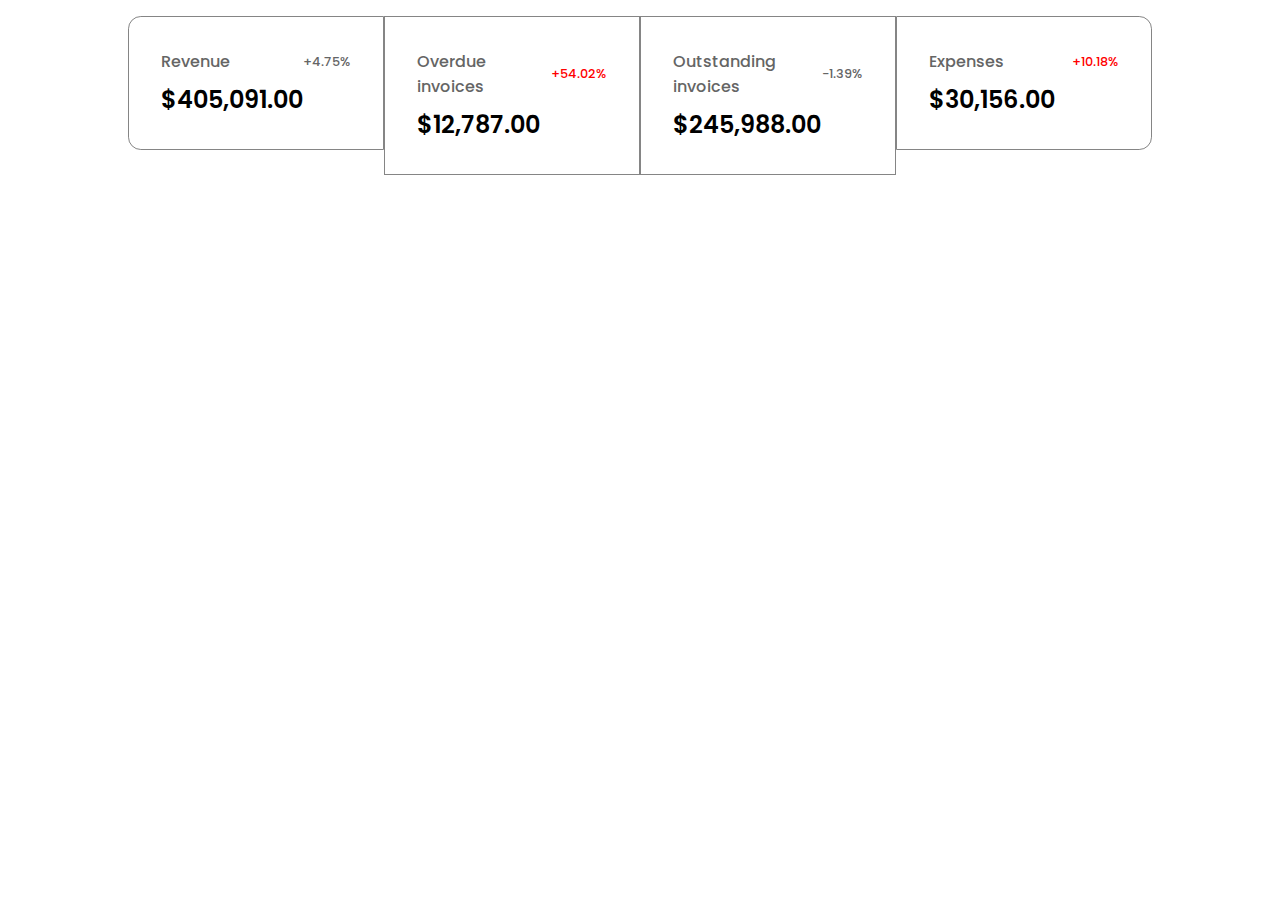
<file: thirdComponent.html>
<!DOCTYPE html>
<html lang="en">
<head>
    <meta charset="UTF-8">
    <meta name="viewport" content="width=device-width, initial-scale=1.0">
    <title>Third Component</title>
    <link rel="stylesheet" href="thirdComponent.css">
</head>
<body>
    <div class="container">

        <div class="card1">
            
            <div class="revNum">

                <div class="rev">
                    <p>Revenue</p>
                </div>

                <div class="num">
                    <p>+4.75%</p>
                </div>
            </div>

            <div class="bigg">
                <p>$405,091.00</p>
            </div>

        </div>   
        
        <div class="card">

            <div class="revNum">

                <div class="rev">
                    <p>Overdue invoices</p>
                </div>
                <div class="numRed">
                    <p>+54.02%</p>
                </div>

            </div>

            <div class="bigg">
                <p>$12,787.00</p>
            </div>
            
        </div>
        
        <div class="card">

            <div class="revNum">
                <div class="rev">
                    <p>Outstanding invoices</p>
                </div>
                <div class="num">
                    <p>-1.39%</p>
                </div>
            </div>

            <div class="bigg">
                <p>$245,988.00</p>
            </div>
            
        </div>

        <div class="card4">

            <div class="revNum">
                <div class="rev">
                    <p>Expenses</p>
                </div>
                <div class="numRed">
                    <p>+10.18%</p>
                </div>
            </div>

            <div class="bigg">
                <p>$30,156.00</p>
            </div>
            
        </div>

    </div>
</body>
</html>
</file>
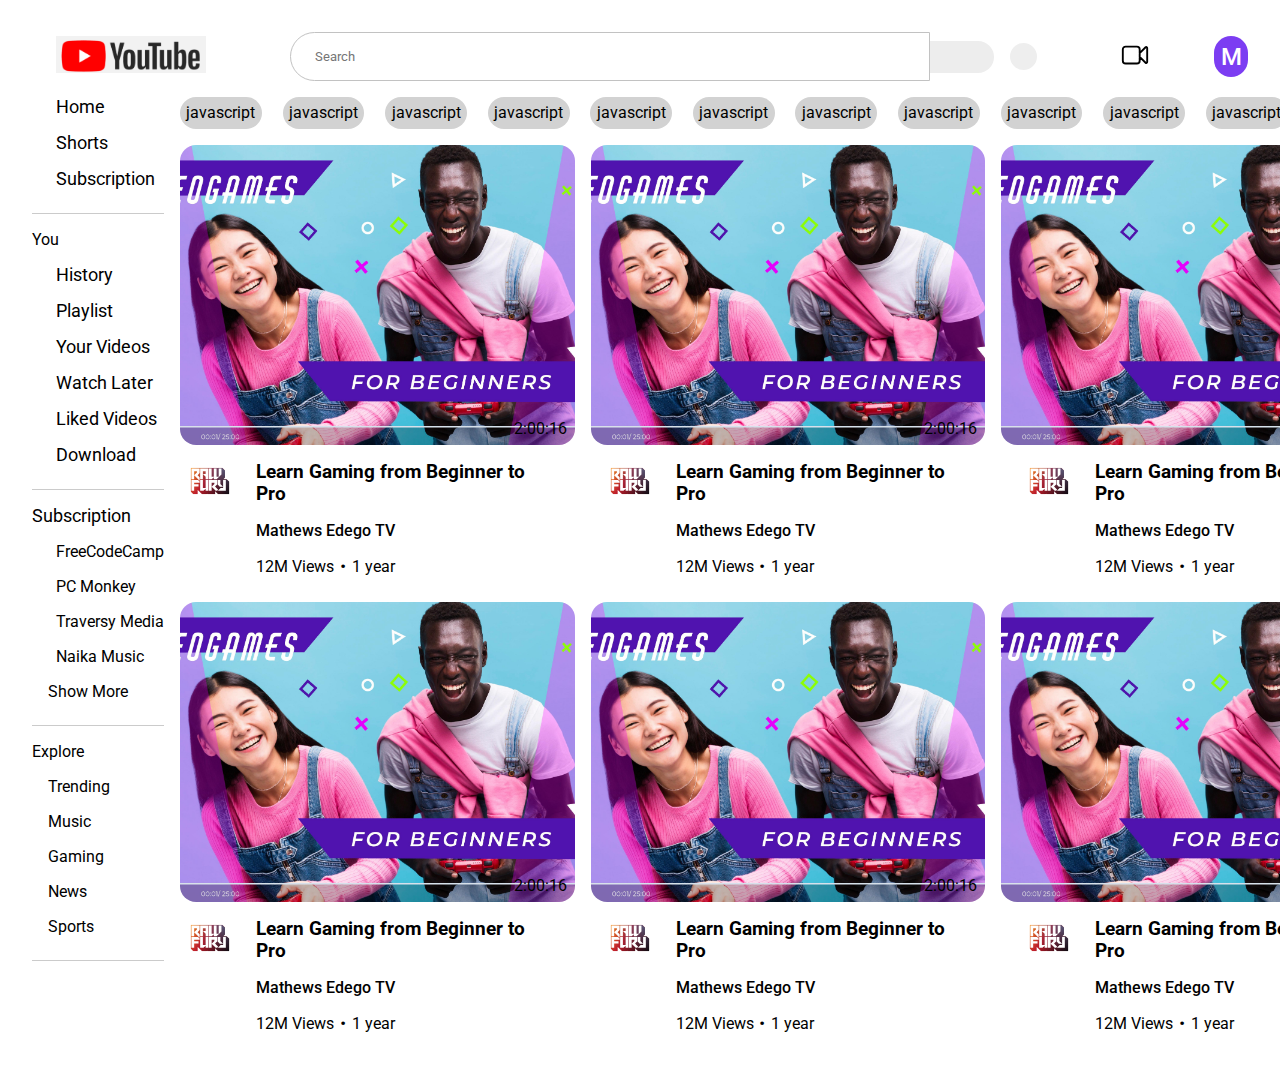
<file: youtube.html>
<!DOCTYPE html>
<html lang="en">
<head>
    <meta charset="UTF-8">
    <meta name="viewport" content="width=device-width, initial-scale=1.0">
    <title>Document</title>
    <link rel="stylesheet" href="https://cdnjs.cloudflare.com/ajax/libs/font-awesome/6.6.0/css/all.min.css" integrity="sha512-Kc323vGBEqzTmouAECnVceyQqyqdsSiqLQISBL29aUW4U/M7pSPA/gEUZQqv1cwx4OnYxTxve5UMg5GT6L4JJg==" crossorigin="anonymous" referrerpolicy="no-referrer" />
    <link rel="stylesheet" href="youtube.css">
</head>
<body>
    <div class="mainContainer">
        <div class="headerContainer">
            <div class="leftHeader">
                <div class="navMenu">
                    <i class="fa-solid fa-bars"></i>
                </div>
                <div class="logo">
                    <img src="./Screenshot 2024-11-15 193209.png" alt="" class="tube">
                </div>
            </div>

            <div class="middleHeader">
                    <form class="form">
                        <input type="text" placeholder="Search">

                        <div class="searchIcon">
                            <a href="#"><i class="fa-solid fa-magnifying-glass"></i></a>
                        </div>
                    </form> 
                    
                   

                    <div class="micIcon">
                        <i class="fa-solid fa-microphone mic"></i>
                    </div>
            </div>

            <div class="rightHeader">
                <div class="createIcon">
                    <svg xmlns="http://www.w3.org/2000/svg" fill="none" viewBox="0 0 24 24" stroke-width="1.5" stroke="currentColor" class="cam">
                        <path stroke-linecap="round" stroke-linejoin="round" d="m15.75 10.5 4.72-4.72a.75.75 0 0 1 1.28.53v11.38a.75.75 0 0 1-1.28.53l-4.72-4.72M4.5 18.75h9a2.25 2.25 0 0 0 2.25-2.25v-9a2.25 2.25 0 0 0-2.25-2.25h-9A2.25 2.25 0 0 0 2.25 7.5v9a2.25 2.25 0 0 0 2.25 2.25Z" />
                      </svg>
                      
                </div>

                <div class="notification">
                    <i class="fa-regular fa-bell bell"></i>
                </div>

                <div class="avatar">
                    <p>M</p>
                </div>
            </div>
        </div>

        <div class="contentContainer">
            <div class="sideBar">
                <div class="firstSide">
                    <div class="iconTitle">
                        <div class="titleIcon">
                            <i class="fa-solid fa-house"></i>
                        </div>
                        <div class="titleText">
                            <p>Home</p>
                        </div>
                    </div>

                    <div class="iconTitle">
                        <div class="titleIcon">
                            <i class="fa-solid fa-tape"></i>
                        </div>
                        <div class="titleText">
                            <p>Shorts</p>
                        </div>
                    </div>

                    <div class="iconTitle cript">
                        <div class="titleIcon">
                            <i class="fa-solid fa-tv"></i>
                        </div>
                        <div class="titleText">
                            <p>Subscription</p>
                        </div>
                    </div>
                </div>

                <div class="firstSide">
                    <div class="youIcon">
                        <div class="you titleIcon">
                            <p>You</p>
                        </div>
                        <div class="titleIcon">
                            <i class="fa-solid fa-chevron-right yuck"></i>
                        </div>
                    </div>

                    <div class="iconTitle">
                        <div class="titleIcon">
                            <i class="fa-solid fa-clock-rotate-left"></i>
                        </div>
                        <div class="titleText">
                            <p>History</p>
                        </div>
                    </div>

                    <div class="iconTitle">
                        <div class="titleIcon">
                            <i class="fa-brands fa-youtube"></i>
                        </div>
                        <div class="titleText">
                            <p>Playlist</p>
                        </div>
                    </div>

                    <div class="iconTitle">
                        <div class="titleIcon">
                            <i class="fa-solid fa-video"></i>
                        </div>
                        <div class="titleText">
                            <p>Your Videos</p>
                        </div>
                    </div>

                    <div class="iconTitle">
                        <div class="titleIcon">
                            <i class="fa-regular fa-clock"></i>
                        </div>
                        <div class="titleText">
                            <p>Watch Later</p>
                        </div>
                    </div>

                    <div class="iconTitle">
                        <div class="titleIcon">
                            <i class="fa-solid fa-thumbs-up"></i>
                        </div>
                        <div class="titleText">
                            <p>Liked Videos</p>
                        </div>
                    </div>

                    <div class="iconTitle cript">
                        <div class="titleIcon">
                            <i class="fa-solid fa-download "></i>
                        </div>
                        <div class="titleText">
                            <p>Download</p>
                        </div>
                    </div>
                </div>

                <div class="firstSide">
                    <div class="titleText">
                        <p>Subscription</p>
                    </div>
                        
                    <div class="iconAccount">
                        <div class="accountIcon">
                            <i class="fa-solid fa-tv"></i>
                        </div>

                        <div class="accountName">
                            <p>FreeCodeCamp</p>
                        </div>

                    </div>

                    <div class="iconAccount">
                        <div class="accountIcon">
                            <i class="fa-solid fa-user"></i>
                        </div>

                        <div class="accountName">
                            <p>PC Monkey</p>
                        </div>

                    </div>

                    <div class="iconAccount">
                        <div class="accountIcon">
                            <i class="fa-solid fa-bomb"></i>
                        </div>

                        <div class="accountName">
                            <p>Traversy Media</p>
                        </div>

                    </div>

                    <div class="iconAccount">
                        <div class="accountIcon">
                            <i class="fa-solid fa-wand-magic-sparkles"></i>
                        </div>

                        <div class="accountName">
                            <p>Naika Music</p>
                        </div>

                    </div>

                    <div class="showMore">
                        <div class="downArrow">
                            <i class="fa-solid fa-chevron-down"></i>
                        </div>

                        <div class="showmoreText cript">
                            <p>Show More</p>
                        </div>
                    </div>
                </div>

                <div class="firstSide">
                    <div class="explore">
                        <p>Explore</p>
                    </div>

                    <div class="iconItem">
                        <div class="trendIcon">
                            <i class="fa-solid fa-chart-simple"></i>
                        </div>
                        <div class="trendText">
                            <p>Trending</p>
                        </div>
                    </div>

                    <div class="iconItem">
                        <div class="musicIcon">
                            <i class="fa-solid fa-music"></i>
                        </div>
                        <div class="musicText">
                            <p>Music</p>
                        </div>
                    </div>

                    <div class="iconItem">
                        <div class="gamingIcon">
                            <i class="fa-solid fa-gamepad"></i>
                        </div>
                        <div class="gamingText">
                            <p>Gaming</p>
                        </div>
                    </div>

                    <div class="iconItem">
                        <div class="newsIcon">
                            <i class="fa-solid fa-newspaper"></i>
                        </div>
                        <div class="newsText">
                            <p>News</p>
                        </div>
                    </div>

                    <div class="iconItem last">
                        <div class="sportIcon">
                            <i class="fa-solid fa-trophy"></i>
                        </div>
                        <div class="sportText">
                            <p>Sports</p>
                        </div>
                    </div>
                </div>
            </div>

            <div class="videoSec">
                <div class="mostWatch">
                   
                    <div class="javascript">
                        <p>javascript</p>
                    </div>
                    <div class="javascript">
                        <p>javascript</p>
                    </div>
                    <div class="javascript">
                        <p>javascript</p>
                    </div>

                    <div class="javascript">
                        <p>javascript</p>
                    </div>

                    <div class="javascript">
                        <p>javascript</p>
                    </div>

                    <div class="javascript">
                        <p>javascript</p>
                    </div>

                    <div class="javascript">
                        <p>javascript</p>
                    </div>
                    <div class="javascript">
                        <p>javascript</p>
                    </div>
                    <div class="javascript">
                        <p>javascript</p>
                    </div>
                    <div class="javascript">
                        <p>javascript</p>
                    </div>
                    <div class="javascript">
                        <p>javascript</p>
                    </div>
                    <div class="javascript">
                        <p>javascript</p>
                    </div>
                    <div class="javascript">
                        <p>javascript</p>
                    </div>
                    <div class="javascript">
                        <p>javascript</p>
                    </div>
                </div>

                <div class="videoCard">
                    <div class="cards">
                        <div class="timeStamp">
                            <p>2:00:16</p>
                        </div>
                    </div>

                    <div class="cards">
                        <div class="timeStamp">
                            <p>2:00:16</p>
                        </div>
                    </div>

                    <div class="cards">
                        <div class="timeStamp">
                            <p>2:00:16</p>
                        </div>
                    </div>
                    
                </div>

                <div class="case">
                    <div class="videoDes">
                        <div class="accountlogo">
                            <img src="./Raw_Fury-Logo.wine.svg" alt="">
                        </div>
                        
                        <div class="accountnameTitleIcon">
                            <div class="topContainer">
                                <div class="title">
                                    <h3>Learn Gaming from Beginner to Pro</h3>
                                </div>
                                <div class="elips">
                                    <i class="fa-solid fa-ellipsis-vertical"></i>
                                </div>
                            </div>
    
                            <div class="bottomContainer">
                                <div class="creator">
                                    <p>Mathews Edego TV</p>
                                </div>
                                <div class="viewsIconDays">
                                    <div class="view">
                                        <p>12M Views</p>
                                    </div>
                                    <div class="icon">
                                        <p>&middot</p>
                                    </div>
                                    <div class="days">
                                        <p>1 year</p>
                                    </div>
                                </div>
                            </div>
                        </div>
                    </div>

                    <div class="videoDes">
                        <div class="accountlogo">
                            <img src="./Raw_Fury-Logo.wine.svg" alt="">
                        </div>
                        
                        <div class="accountnameTitleIcon">
                            <div class="topContainer">
                                <div class="title">
                                    <h3>Learn Gaming from Beginner to Pro</h3>
                                </div>
                                <div class="elips">
                                    <i class="fa-solid fa-ellipsis-vertical"></i>
                                </div>
                            </div>
    
                            <div class="bottomContainer">
                                <div class="creator">
                                    <p>Mathews Edego TV</p>
                                </div>
                                <div class="viewsIconDays">
                                    <div class="view">
                                        <p>12M Views</p>
                                    </div>
                                    <div class="icon">
                                        <p>&middot</p>
                                    </div>
                                    <div class="days">
                                        <p>1 year</p>
                                    </div>
                                </div>
                            </div>
                        </div>
                    </div>

                    <div class="videoDes">
                        <div class="accountlogo">
                            <img src="./Raw_Fury-Logo.wine.svg" alt="">
                        </div>
                        
                        <div class="accountnameTitleIcon">
                            <div class="topContainer">
                                <div class="title">
                                    <h3>Learn Gaming from Beginner to Pro</h3>
                                </div>
                                <div class="elips">
                                    <i class="fa-solid fa-ellipsis-vertical"></i>
                                </div>
                            </div>
    
                            <div class="bottomContainer">
                                <div class="creator">
                                    <p>Mathews Edego TV</p>
                                </div>
                                <div class="viewsIconDays">
                                    <div class="view">
                                        <p>12M Views</p>
                                    </div>
                                    <div class="icon">
                                        <p>&middot</p>
                                    </div>
                                    <div class="days">
                                        <p>1 year</p>
                                    </div>
                                </div>
                            </div>
                        </div>
                    </div>
                </div>
                
                
                <div class="videoCard">
                    <div class="cards">
                        <div class="timeStamp">
                            <p>2:00:16</p>
                        </div>
                    </div>

                    <div class="cards">
                        <div class="timeStamp">
                            <p>2:00:16</p>
                        </div>
                    </div>

                    <div class="cards">
                        <div class="timeStamp">
                            <p>2:00:16</p>
                        </div>
                    </div>
                    
                </div>

                <div class="case">
                    <div class="videoDes">
                        <div class="accountlogo">
                            <img src="./Raw_Fury-Logo.wine.svg" alt="">
                        </div>
                        
                        <div class="accountnameTitleIcon">
                            <div class="topContainer">
                                <div class="title">
                                    <h3>Learn Gaming from Beginner to Pro</h3>
                                </div>
                                <div class="elips">
                                    <i class="fa-solid fa-ellipsis-vertical"></i>
                                </div>
                            </div>
    
                            <div class="bottomContainer">
                                <div class="creator">
                                    <p>Mathews Edego TV</p>
                                </div>
                                <div class="viewsIconDays">
                                    <div class="view">
                                        <p>12M Views</p>
                                    </div>
                                    <div class="icon">
                                        <p>&middot</p>
                                    </div>
                                    <div class="days">
                                        <p>1 year</p>
                                    </div>
                                </div>
                            </div>
                        </div>
                    </div>

                    <div class="videoDes">
                        <div class="accountlogo">
                            <img src="./Raw_Fury-Logo.wine.svg" alt="">
                        </div>
                        
                        <div class="accountnameTitleIcon">
                            <div class="topContainer">
                                <div class="title">
                                    <h3>Learn Gaming from Beginner to Pro</h3>
                                </div>
                                <div class="elips">
                                    <i class="fa-solid fa-ellipsis-vertical"></i>
                                </div>
                            </div>
    
                            <div class="bottomContainer">
                                <div class="creator">
                                    <p>Mathews Edego TV</p>
                                </div>
                                <div class="viewsIconDays">
                                    <div class="view">
                                        <p>12M Views</p>
                                    </div>
                                    <div class="icon">
                                        <p>&middot</p>
                                    </div>
                                    <div class="days">
                                        <p>1 year</p>
                                    </div>
                                </div>
                            </div>
                        </div>
                    </div>

                    <div class="videoDes">
                        <div class="accountlogo">
                            <img src="./Raw_Fury-Logo.wine.svg" alt="">
                        </div>
                        
                        <div class="accountnameTitleIcon">
                            <div class="topContainer">
                                <div class="title">
                                    <h3>Learn Gaming from Beginner to Pro</h3>
                                </div>
                                <div class="elips">
                                    <i class="fa-solid fa-ellipsis-vertical"></i>
                                </div>
                            </div>
    
                            <div class="bottomContainer">
                                <div class="creator">
                                    <p>Mathews Edego TV</p>
                                </div>
                                <div class="viewsIconDays">
                                    <div class="view">
                                        <p>12M Views</p>
                                    </div>
                                    <div class="icon">
                                        <p>&middot</p>
                                    </div>
                                    <div class="days">
                                        <p>1 year</p>
                                    </div>
                                </div>
                            </div>
                        </div>
                    </div>
                </div>
                
            </div>

        </div>
    </div>
</body>
</html>
</file>
<file: firstComponent.css>
@import url('https://fonts.googleapis.com/css2?family=Inter:ital,opsz,wght@0,14..32,100..900;1,14..32,100..900&family=Miniver&family=Poppins:ital,wght@0,400;0,500;0,600;0,700;1,400&family=Roboto:ital,wght@0,100;0,300;0,400;0,500;0,700;0,900;1,100;1,300;1,400;1,500;1,700;1,900&display=swap');

*{
    margin: 0;
    padding: 0;
    box-sizing: border-box;
    font-family: "Poppins", serif;
}

.container {
    width: 100%;
    height: auto;
    margin: 2rem auto;
    padding: 3rem;
    background-color: rgb(243 244 246);
    border-radius: 1.5rem;
    border: solid #e5e7eb;
    display: flex;
    flex-direction: column;
}

.cards {
    width: 100%;
    height: auto;
    display: flex;
    padding: 1rem;
    flex-direction: row;
    justify-content: space-between;
    align-items: center;
}

.card1, .card2, .card3 {
    background-color: white;
    width: 33%;
    height: auto;
    padding: 2rem;
    border: 0.01rem solid #e5e7eb;
}

.card1 {
    width: 33%;
    height: auto;
    border-top-left-radius: 1rem;
    border-bottom-left-radius: 1rem;
}

.card3 {
    width: 33%;
    border-top-right-radius: 1rem;
    border-bottom-right-radius: 1rem;
}

.big p {
    color: rgb(79 70 229);
    font-weight: 800;
    font-size: 1.5rem;
}

.figures {
    width: 100%;
    height: auto;
    display: flex;
    flex-direction: row;
    justify-content: space-between;
    align-content: center;
}

.bigSmall {
    width: 100%;
    height: auto;
    display: flex;
    flex-direction: row;
    justify-content: start;
    align-content: start;
    column-gap: 0.5rem;
    padding-right: 3rem;
}

.small p {
    width: fit-content;
    padding-top: 0.7rem;
    color: rgb(107 114 128);
    font-size: 0.9rem;
}

.percent {
    width: fit-content;
    height: auto;
    background-color: rgb(220 252 231);
    padding: 0.5rem;
    border-radius: 2rem;
    display: flex;
    flex-direction: row;
    justify-content: start;
    align-content: center;
    column-gap: 0.3rem;
}

.icon {
    width: 1rem;
    stroke-width: 3rem;
    padding-top: 0.1rem;
    
}

.icons {
    color: rgb(239 68 68);
    width: 1rem;
    stroke-width: 3rem;
    padding-top: 0.1rem;
}

.percents {
    width: fit-content;
    height: auto;
    background-color: rgb(254 226 226);
    padding: 0.5rem;
    border-radius: 2rem;
    display: flex;
    flex-direction: row;
    justify-content: start;
    align-content: center;
    column-gap: 0.3rem;
}

.percentNumber {
    color: rgb(22 101 52);
}


.percentNumbers {
    color: rgb(153 27 27);
}

.days p {
    padding-left: 1rem;
    font-weight: 500;
}
</file>
<file: movie.css>
@import url('https://fonts.googleapis.com/css2?family=Inter:ital,opsz,wght@0,14..32,100..900;1,14..32,100..900&family=Miniver&family=Poppins:ital,wght@0,400;0,500;0,600;0,700;1,400&family=Roboto:ital,wght@0,100;0,300;0,400;0,500;0,700;0,900;1,100;1,300;1,400;1,500;1,700;1,900&display=swap');

*{
    padding: 0;
    margin: 0;
    box-sizing: border-box;
    font-family: "Inter", serif;
}

.mainContainer {
    width: 100%;
    height: auto;
    display: flex;
    padding: 2rem;
    flex-direction: column;
    justify-content: center;
    align-items: center;
}

.movieContainer {
    width: 40%;
    height: auto;
    padding: 2rem;
    display: flex;
    aspect-ratio: 16 / 9;
    border-radius: 2rem;
    flex-direction: column;
    justify-content: start;
    align-items: baseline;
    background-color: rgb(241, 241, 241);
    background-image: url("fury.jpg");
    background-position: center;
    background-size: cover;
    background-repeat: no-repeat;
    cursor: pointer;
}

.backgroundContent {
    width: 100%;
    height: auto;
    padding-top: 20rem;
    display: flex;
    flex-direction: row;
    justify-content:space-between; 
    align-items: baseline;
}

.leftContent {
    width: fit-content;
    height: auto;
    display: flex;
    flex-direction: row;
    justify-content: start;
    align-items: center;
    column-gap: 1rem;
}

.logo {
    width: fit-content;
    height: auto;
}

.showingMat {
    width: fit-content;
    height: auto;
    display: flex;
    flex-direction: column;
    justify-content: start;
    align-items: start;
}

.title {
    width: fit-content;
    height: auto;
}

.top {
    width: fit-content;
    height: auto;
}

.top p {
    font-size: 0.80rem;
}

.timeStamp {
    width: fit-content;
    height: auto;
    padding: 0.50rem;
    border-radius: 0.40rem;
    background-color: rgb(58, 58, 58);
}

.timeStamp p {
    color: white;
}

.castContainer {
    width: 40%;
    height: auto;
    padding: 2rem;
    display: flex;
    flex-direction: column;
    justify-content: space-between;
    align-items: center;
    column-gap: 1rem;
}

.detail {
    width: 100%;
    height: auto;
    display: flex;
    flex-direction: row;
    justify-content: space-between;
    align-items: center;
    column-gap: 0.90rem;
}

.castCrew {
    width: 100%;
    height: auto;
}

.castCrew h4{
    font-size: 1.2rem;
    color: rgb(78, 78, 78);
}

.icon {
    width: 30px;
    height: 30px;
}

.final {
    width: 100%;
    height: auto;
    padding: 2rem;
    display: flex;
    flex-direction: row;
}

.viewsDays {
    width: 100%;
    height: auto;
    display: flex;
    flex-direction: row;
    column-gap: 0.40rem;
    align-items: center;
}

.name {
    width: 100%;
    height: auto;
    display: flex;
    flex-direction: row;
}

.topTitle {
    width: 100%;
    height: auto;
}

.topTitle p{
    font-size: 1rem;
    font-family: "Poppins", serif;
    text-align: center;
    color: #FDD235;
    padding-bottom: 4rem;
}

img {
    width: 50px;
    height: 50px;
}

p {
    color: rgb(21, 21, 21);
    font-weight: 500;
}

h1 {
    font-size: 6.5rem;
    color: #FDD235;

}

h3 {
    color: #fcfbfb;
    font-weight: 900;
}
</file>
<file: price.css>
@import url('https://fonts.googleapis.com/css2?family=Inter:wght@400;500;700&family=Roboto:ital,wght@1,100&display=swap');

*{
  margin: 0;
  padding: 0;
  box-sizing: border-box;
  font-family: "Inter", serif;
}

.container {
  width: 100%;
  height: auto;
  padding: 8rem;
  background-color: rgb(17 24 39);
  display: flex;
  flex-direction: column;
  justify-content: start;
  align-items: start;
  row-gap: 3rem;
}

.topContainer {
  width: 100%;
  height: auto;
  display: flex;
  flex-direction: column;
  justify-content: center;
  align-items: center;
}

.topContainerTag {
  width: fit-content;
  height: auto;
}

.topContainerTag p {
  font-weight: 600;
  font-size: 1rem;
  line-height: 1.7rem;
  color: rgb(129 140 248);
}

.topContainerTitle {
  width: fit-content;
  height: auto;
}

.topContainerTitle h1 {
  font-size: 3.5rem;
  font-weight: 600;
  color: #ffff;
}

.topContainerTxt {
  width: 68%;
  padding: 1rem;
  height: auto;
  display: flex;
  flex-direction: row;
  justify-content: center;
  align-items: center;
}

.topContainerTxt p{
  font-size: 1.30rem;
  font-weight: 500;
  color: rgb(156 163 175);
  text-align: center;
}

.cardSection {
  width: 100%;
  height: auto;
  display: flex;
  flex-direction: column;
  justify-content: start;
  align-items: center;
  row-gap: 2rem;
}

.cardToggle {
  width: fit-content;
  height: auto;
  background-color: rgb(26, 34, 51);
  display: flex;
  flex-direction: row;
  justify-content: start;
  align-items: center;
  column-gap: 0.85rem;
  padding: 0.50rem;
  border-radius: 2rem;
}

.monthly {
  width: fit-content;
  height: auto;
  
}

.annually {
  width: fit-content;
  height: auto;
}


.monthly button {
  background-color: rgb(99 102 241);
  color: white;
  padding-top: 0.30rem;
  padding-bottom: 0.30rem;
  padding-left: 0.800rem;
  padding-right: 0.800rem;
  outline: none;
  border: none;
  border-radius: 0.85rem;
  font-size: 0.90rem;
  line-height: 1.25rem;
  font-weight: 900;
  cursor: pointer;
}

.annually button {
  background-color: rgb(26, 34, 51);
  color: white;
  padding-top: 0.30rem;
  padding-bottom: 0.30rem;
  padding-left: 0.800rem;
  padding-right: 0.800rem;
  outline: none;
  border: none;
  border-radius: 0.85rem;
  font-size: 0.90rem;
  line-height: 1.25rem;
  font-weight: 900;
  cursor: pointer;
}

.cards {
  width: 100%;
  height: auto;
  display: flex;
  flex-direction: row;
  justify-content: space-between;
  align-items: stretch;
  column-gap: 2rem;
}

.cardBody {
  width: 100%;
  height: auto;
  padding: 2rem;
  display: flex;
  flex-direction: column;
  justify-content: start;
  align-items: start;
  border: 1px solid gray;
  border-radius: 1.9rem;
  row-gap: 2rem;
}


.cardBody2 {
  width: 100%;
  height: auto;
  padding: 2rem;
  background-color: rgba(255, 255, 255, 0.05);
  display: flex;
  flex-direction: column;
  justify-content: start;
  align-items: start;
  border: 2px solid rgb(99 102 241);
  border-radius: 1.9rem;
  row-gap: 2rem;
}

.cardTitle {
  width: 100%;
  height: auto;
  display: flex;
  flex-direction: row;
  justify-content: space-between;
  align-items: center;
}

.cardTitle h4 {
  font-size: 1.125rem;
  line-height: 2rem;
  font-weight: 600;
  color: #ffff;
}

.popular {
  background-color: rgb(99 102 241);
  padding: 0.3rem;
  border-radius: 2rem;
  color: #ffff;
}

.cardtxt p {
  font-size: 0.875rem;
  line-height: 1.5rem;
  color: rgb(156 163 175);
}

.cardMoneyMonth {
  width: fit-content;
  height: auto;
  display: flex;
  flex-direction: row;
  justify-content: start;
  align-items: center;
  column-gap: 0.222rem;
}

.money {
  width: fit-content;
  height: auto;
}

.money h1 {
  font-size: 2.25rem;
  line-height: 2.5rem;
  font-weight: 600;
  color: #ffff;
}

.month {
  width: fit-content;
  height: auto;
  padding-top: 1rem;
  color: rgb(156 163 175);
}

.cardbtn {
  width: 100%;
  height: auto;
}

.cardbut  {
  width: 100%;
  height: auto;
  padding: 0.6rem;
  border-radius: 0.3rem;
  background-color: rgb(30, 38, 54);
  border: none;
  outline: none;
  color: #ffff;
  font-weight: 600;
  font-size: 1rem;
  cursor: pointer;
}

.cardbut2  {
  width: 100%;
  height: auto;
  padding: 0.6rem;
  border-radius: 0.3rem;
  background-color: rgb(99 102 241);
  border: none;
  outline: none;
  color: #ffff;
  font-weight: 600;
  font-size: 1rem;
  cursor: pointer;
}

.cardbut:hover {
  background-color: rgb(92, 100, 114);
}

.subscriptionDetails {
  width: 100%;
  height: auto;
  display: flex;
  flex-direction: column;
  justify-content: start;
  align-items: start;
  row-gap: 0.85rem;
}

.icon {
  width: fit-content;
  height: auto;
  display: flex;
  flex-direction: row;
  justify-content: start;
  align-items: center;
  column-gap: 0.01rem;
}

.img {
  padding-top: 0.3rem;
  width: 30px;
  height: 25px;
  color: #ffff;
  stroke-width: 0.15rem;
}

.text {
  width: 100%;
  height: auto;
  color: rgb(156 163 175);
}
</file>
<file: redo.css>
*{
    padding: 0;
    margin: 0;
    box-sizing: border-box;
}

.mainContainer {
    width: 100%;
    height: auto;
    padding: 6rem;
    display: flex;
    flex-direction: column;
    justify-content: center;
    align-items: center;
    background-color: rgb(255, 255, 255);
}

.ComponentContainer {
    width: 100%;
    height: auto;
    border-radius: 1rem;
    display: flex;
    border: 1px solid gainsboro;
    flex-direction: row;
    justify-content: start;
    align-items: start;
}

.contentContainer {
    width: 25%;
    height: auto;
    padding: 1.5rem;
    row-gap: 2.5rem;
    display: flex;
    flex-direction: column;
    border-right: 2px solid gainsboro;
    justify-content: start;
    align-items: start;
}

.topContent {
    width: 100%;
    height: auto;
    display: flex;
    flex-direction: row;
    justify-content: space-between;
    align-items: center;
}

.revenue, .percent {
    width: fit-content;
    height: auto;
}

.revenue p {
    font-size: 1rem;
    font-weight: 500;
}

.amount {
    width: fit-content;
    height: auto;
}

.red {
    color: red;
}

.last {
   border-right: none; 
}
</file>
<file: refactor.css>
@import url('https://fonts.googleapis.com/css2?family=Inter:ital,opsz,wght@0,14..32,100..900;1,14..32,100..900&family=Miniver&family=Poppins:ital,wght@0,400;0,500;0,600;0,700;1,400&family=Roboto:ital,wght@0,100;0,300;0,400;0,500;0,700;0,900;1,100;1,300;1,400;1,500;1,700;1,900&display=swap');

*{
    padding: 0;
    margin: 0;
    box-sizing: border-box;
}

.mainContainer {
    width: 100%;
    height: auto;
    padding: 6rem;
    background-color: rgb(247, 247, 247);
    display: flex;
    flex-direction: column;
    justify-content: start;
    align-items: start;
    row-gap: 1rem;
}

.infoContainer {
    width: 100%;
    height: auto;
    padding: 2rem;
    background-color: rgb(243 244 246);
    display: flex;
    flex-direction: column;
    justify-content: start;
    align-items: start;
    row-gap: 1rem;
}

.days {
    width: fit-content;
    height: auto;
    display: flex;
    flex-direction: column;
    justify-content: start;
    align-items: start;
}

.days p {
    font-weight: 500;
    font-size: 1rem;
}

.cardContent {
    width: 100%;
    height: auto;
    display: flex;
    flex-direction: row;
    justify-content: start;
    align-items: start;
    column-gap: 1.5rem;
}

.cardContainer {
    width: 34%;
    height: auto;
    padding: 2rem;
    background-color: white;
    display: flex;
    flex-direction: column;
    row-gap: 1rem;
    justify-content: start;
    align-items: start;
}



.total {
    width: fit-content;
    height: auto;
}

.total p {
    font-weight: 600;
}

.stats {
    width: 100%;
    height: auto;
    display: flex;
    flex-direction: row;
    justify-content: space-between;
    align-items: center;
}

.bigSmall {
    width: 100%;
    height: auto;
    display: flex;
    flex-direction: row;
    justify-content: start;
    align-items: center;
    column-gap: 0.4rem;
}

.big, .small {
    width: fit-content;
    height: auto;
}

.small {
    padding-top: 0.8rem;
    color: rgb(107 114 128)
}

.large {
    color: blue;
}

.iconPercent {
    width: fit-content;
    height: auto;
    background-color: rgb(220 252 231);
    padding: 0.10rem 0.90rem;
    border-radius: 2rem;
    display: flex;
    flex-direction: row;
    justify-content: start;
    align-items: center;
    column-gap: 0.5rem;
}

.percent p {
    color: rgb(22 101 52);
}

.icon {
    width: 20px;
    height: 40px;
    padding-top: 0.5rem;
}
</file>
<file: secondComponent.css>
@import url('https://fonts.googleapis.com/css2?family=Inter:ital,opsz,wght@0,14..32,100..900;1,14..32,100..900&family=Miniver&family=Poppins:ital,wght@0,400;0,500;0,600;0,700;1,400&family=Roboto:ital,wght@0,100;0,300;0,400;0,500;0,700;0,900;1,100;1,300;1,400;1,500;1,700;1,900&display=swap');

*{
    margin: 0;
    padding: 0;
    box-sizing: border-box;
    font-family: "Poppins", serif;
}

.container {
    width: 70%;
    height: auto;
    padding: 3rem;
    margin: 1rem auto;
    background-color: rgb(243 244 246);
    display: flex;
    flex-direction: column;
    row-gap: 1.5rem;
}

.cardss {
    width: 100%;
    height: auto;
    display: flex;
    flex-direction: row;
    column-gap: 1.5rem;
}

.cards {
    width: 100%;
    height: auto;
    background-color: rgb(255 255 255);
    display: flex;
    padding: 1.5rem;
    border-radius: 0.5rem;
    border: solid #e5e7eb;
    flex-direction: column;
    align-content: center; 
    border-width: 0.02rem;
}

.sub {
    width: fit-content;
    height: auto;
    font-size: 0.875rem;
    line-height: 1.25rem;
    font-weight: 500;
    color: rgb(107 114 128);
}

.numb {
    font-size: 1.875rem;
    line-height: 2.25rem;
    font-weight: 600;
    letter-spacing: -0.025em;
    margin-top: 0.25rem;
    color: rgb(17 24 39);
}
</file>
<file: taskmanagement.css>
@import url('https://fonts.googleapis.com/css2?family=Inter:ital,opsz,wght@0,14..32,100..900;1,14..32,100..900&family=Miniver&family=Poppins:ital,wght@0,400;0,500;0,600;0,700;1,400&family=Roboto:ital,wght@0,100;0,300;0,400;0,500;0,700;0,900;1,100;1,300;1,400;1,500;1,700;1,900&display=swap');

*{
    padding: 0;
    margin: 0;
    box-sizing: border-box;
}

.mainContainer {
    width: 100%;
    height: auto;
    padding: 2rem;
    display: flex;
    justify-content: center;
    align-items: center;   
}

.contentContainer {
    width: 90%;
    height: auto;
    padding: 3rem;
    background-color: rgba(15, 88, 206, 0.839);
    display: flex;
    justify-content: center;
    align-items: center;
    
}

.innerContainer {
    width: 90%;
    height: auto;
    padding: 2rem;
    background-color: #fffefe;
    display: flex;
    flex-direction: row;
    justify-content: start;
    align-items: start;
    column-gap: 1rem;
    border-radius: 0.60rem;
}

.sidebar {
    width: 15%;
    height: auto;
    display: flex;
    flex-direction: column;
    justify-content: start;
    align-items: start;
    row-gap: 1rem;
    border-right: 1px solid rgb(232, 232, 232);
}

.input-wrapper {
    width: fit-content;
    height: auto;
    background-color: antiquewhite;
    display: flex;
    flex-direction: row;
}
/* 
.input-wrapper {
    display: flex;
    align-items: center;
    border: 1px solid #ccc;
    border-radius: 5px;
    padding: 5px;
  }
  
  .input-wrapper .icon {
    margin-right: 5px;
    color: #888;
  }
  
  .input-wrapper input {
    border: none;
    outline: none;
    flex: 1; /* Make the input take the remaining space */
  } */

  .search {
    width: 130px;
  }

  .firstSide {
    width: 100%;
    height: auto;
    display: flex;
    flex-direction: column;
    justify-content: start;
    align-items: start;
    row-gap: 1rem;
    outline: none;
  }
</file>
<file: thirdComponent.css>
@import url('https://fonts.googleapis.com/css2?family=Inter:ital,opsz,wght@0,14..32,100..900;1,14..32,100..900&family=Miniver&family=Poppins:ital,wght@0,400;0,500;0,600;0,700;1,400&family=Roboto:ital,wght@0,100;0,300;0,400;0,500;0,700;0,900;1,100;1,300;1,400;1,500;1,700;1,900&display=swap');

*{
    margin: 0;
    padding: 0;
    box-sizing: border-box;
    font-family: "Poppins", serif;
}

.container {
    width: 80%;
    height: auto;
    margin: 1rem auto;
    background-color: rgb(255, 255, 255);
    display: flex;
    flex-direction: row;
    justify-content: start;
    align-items: start;
}

.card {
    width: 100%;
    height: auto;
    padding: 2rem;
    display: flex;
    flex-direction: column;
    justify-content: flex-start;
    align-items: start;
    border: 0.01rem solid rgb(133, 133, 133);
    row-gap: 0.50rem;
    
}

.card1 {
    width: 100%;
    height: auto;
    padding: 2rem;
    border-top-left-radius: 0.80rem;
    border-bottom-left-radius: 0.80rem;
    display: flex;
    flex-direction: column;
    justify-content: flex-start;
    align-items: start;
    border: 0.01rem solid rgb(133, 133, 133);
    row-gap: 0.50rem;
}

.card4 {
    width: 100%;
    height: auto;
    padding: 2rem;
    border-top-right-radius: 0.80rem;
    border-bottom-right-radius: 0.80rem;
    display: flex;
    flex-direction: column;
    justify-content: flex-start;
    align-items: start;
    border: 0.01rem solid rgb(133, 133, 133);
    row-gap: 0.50rem;
}

.revNum {
    width: 100%;
    height: auto;
    display: flex;
    flex-direction: row;
    justify-content: space-between;
    align-items: center;
    font-weight: 500;
    color: rgb(101, 101, 101);
}

.num{
    width: fit-content;
    font-weight: 500;
    font-size: 0.80rem;
}

.numRed{
    width: fit-content;
    font-size: 0.80rem;
    font-weight: 500;
    color: red;
}


.bigg {
    font-weight: 600;
    font-size: 1.5rem;
}
</file>
<file: youtube.css>
@import url('https://fonts.googleapis.com/css2?family=Inter:ital,opsz,wght@0,14..32,100..900;1,14..32,100..900&family=Miniver&family=Poppins:ital,wght@0,400;0,500;0,600;0,700;1,400&family=Roboto:ital,wght@0,100;0,300;0,400;0,500;0,700;0,900;1,100;1,300;1,400;1,500;1,700;1,900&display=swap');

*{
    padding: 0;
    margin: 0;
    box-sizing: border-box;
    font-family: "Roboto", serif;
}

.mainContainer {
    width: 100%;
    height: auto;
    padding: 2rem;
    display: flex;
    flex-direction: column;
    justify-content: stretch;
    align-items: start;
    row-gap: 1rem;
}

.headerContainer {
    width: 100%;
    height: auto;
    display: flex;
    flex-direction: row;
    justify-content: space-between;
    align-items: center;
    cursor: pointer;
}

.leftHeader {
    width: fit-content;
    height: auto;
    display: flex;
    flex-direction: row;
    justify-content: start;
    align-items: center;
    column-gap: 1.5rem;
    cursor: pointer;
}

.navMenu i{
    font-size: 1.5rem;
}

.tube {
    width: 150px;
}

.middleHeader {
    width: fit-content;
    height: auto;
    display: flex;
    flex-direction: row;
    justify-content: start;
    align-items: center;
    column-gap: 1rem;
    cursor: pointer;
}

.form {
    width: fit-content;
    height: auto;
    display: flex;
    flex-direction: row;
    justify-content: start;
    align-items: center;
}

input{
    width: 40rem;
    padding: 1rem 1rem 1rem 1.5rem;
    border-top-left-radius: 24rem;
    border-bottom-left-radius: 24rem;
    outline: none;
    border: 0.1px solid rgb(194, 194, 194);
}

input:focus {
    border: 1px solid blue;
}

.searchIcon {
    width: fit-content;
    height: auto;
    padding: 1rem 2rem 1rem 2rem;
    background-color: rgb(237, 237, 237);
    border-top-right-radius: 23rem;
    border-bottom-right-radius: 23rem;
}

a{
    color: black;
}

.micIcon {
    width: fit-content;
    height: auto;
    padding: 0.85rem;
    background-color: rgb(238, 238, 238);
    border-radius: 50%;
}

.mic{
    font-size: 1.2rem;
}

.rightHeader {
    width: fit-content;
    height: auto;
    display: flex;
    flex-direction: row;
    justify-content: start;
    align-items: center;
    column-gap: 2rem;
}

.createIcon {
    width: fit-content;
    height: auto;
    cursor: pointer;
}

.cam {
    width: 30px;
    height: 30px;
}

.notification {
    width: fit-content;
    height: auto;
}

.bell {
    font-size: 1.5rem;
}

.avatar {
    width: fit-content;
    height: auto;
    background-color: rgb(124, 61, 242);
    padding: 0.40rem;
    border-radius: 50000000rem;
    color: white;
    text-align: center;
}

.avatar p {
    font-weight: 500;
    font-size: 1.5rem;
}

.contentContainer {
    width: 100%;
    height: auto;
    display: flex;
    flex-direction: row;
    justify-content: space-between;
    align-items: start;
    column-gap: 1rem;
}

.sideBar {
    width: 13%;
    height: auto;
    display: flex;
    flex-direction: column;
    justify-content: start;
    align-items: start;
    row-gap: 1rem;
    /* background-color: aliceblue; */
}

.firstSide {
    width: 100%;
    height: auto;
    display: flex;
    flex-direction: column;
    justify-content: start;
    align-items: start;
    row-gap: 1rem;
    border-bottom: 1px solid rgb(203, 203, 203);
    outline: none;
}


.iconTitle {
    width: fit-content;
    height: auto;
    display: flex;
    flex-direction: row;
    justify-content: start;
    align-items: center;
    column-gap: 1.5rem;
}



.titleText p{
    font-size: 1.1rem;
    font-weight: 400;
}

.cript {
    padding-bottom: 1.5rem;
}

.youIcon {
    display: flex;
    flex-direction: row;
    column-gap: 1rem;
}

.yuck {
    font-size: 1rem;
}

.iconAccount {
    width: 100%;
    height: auto;
    display: flex;
    flex-direction: row;
    justify-content: start;
    align-items: center;
    column-gap: 1.5rem;
}

.showMore {
    width: fit-content;
    height: auto;
    display: flex;
    flex-direction: row;
    justify-content: start;
    align-items: start;
    column-gap: 1rem;
}

.iconItem {
    width: fit-content;
    height: auto;
    display: flex;
    flex-direction: row;
    justify-content: start;
    align-items: center;
    column-gap: 1rem;
}
.last {
    padding-bottom: 1.5rem;   
}

.mostWatch {
    width: 100%;
    height: auto;
    display: flex;
    flex-direction: row;
    justify-content: start;
    align-items: start;
    column-gap: 1.3rem;
}

.javascript {
    background-color: rgb(210, 210, 210);
    padding: 0.40rem;
    border-radius: 1rem;
    cursor: pointer;
}

.videoSec {
    width: 100%;
    height: auto;
    display: flex;
    flex-direction: column;
    justify-content: start;
    align-items: start;
    row-gap: 1rem;
}

.videoCard {
    width: 100%;
    height: auto;
    display: flex;
    flex-direction: row;
    justify-content: start;
    align-items: start;
    column-gap: 1rem;

}

.cards {
    width: 35%;
    height: 300px;
    padding: 1rem;
    border-radius: 1rem;
    background-color: rgb(8, 8, 8);
    display: flex;
    flex-direction: row;
    /* justify-content: space-between; */
    align-items: start;
    position: relative;
    column-gap: 1.5rem;
    background-image: url("./4360616.jpg");
    background-position: center;
    background-repeat: no-repeat;
    background-size: cover;
}

.timeStamp {
    width: fit-content;
    height: auto;
    padding: 0.40rem;
    padding-right: 0.5rem;
    position: absolute;
    bottom: 0;
    right: 0;
}

.accountlogo img{
    width: 60px;
    height: auto;
    border-radius: 50%;
}

.videoDes {
    width: 31%;
    height: auto;
    display: flex;
    flex-direction: row;
    justify-content: start;
    align-items: start;
    column-gap: 1rem;
}

.accountnameTitleIcon {
    width: 100%;
    height: auto;
    display: flex;
    flex-direction: column;
    justify-content: start;
    align-items: start;
    row-gap: 1rem;
}

.topContainer {
    width: 100%;
    height: auto;
    display: flex;
    flex-direction: row;
    justify-content: space-between;
    align-items: center;
    column-gap: 1rem;
}

.bottomContainer {
    width: 100%;
    height: auto;
    display: flex;
    flex-direction: column;
    justify-content: start;
    align-items: start;
    row-gap: 0.50rem;
}

.bottomContainer p{
    font-weight: 500;
}

.viewsIconDays {
    width: 100%;
    height: auto;
    display: flex;
    flex-direction: row;
    justify-content: start;
    align-items: center;
    column-gap: 0.30rem;
}

.viewsIconDays p{
    font-weight: 400;
}

.icon {
    font-size: 2rem;
}

.case {
    width: 100%;
    height: auto;
    display: flex;
    flex-direction: row;
    justify-content: space-between;
    align-items: center;
}
/* .cardsContent {
    width: 87%;
    height: auto;
    background-color: aliceblue;
    padding: 1rem;
   
} */

/* .card {
    width: 29%;
    height: auto;
    padding: 10rem;
    background-color: aquamarine;
    background-image: url("./first.jpg");
    background-position: center;
    background-repeat: no-repeat;
    background-size: cover;
} */
</file>
